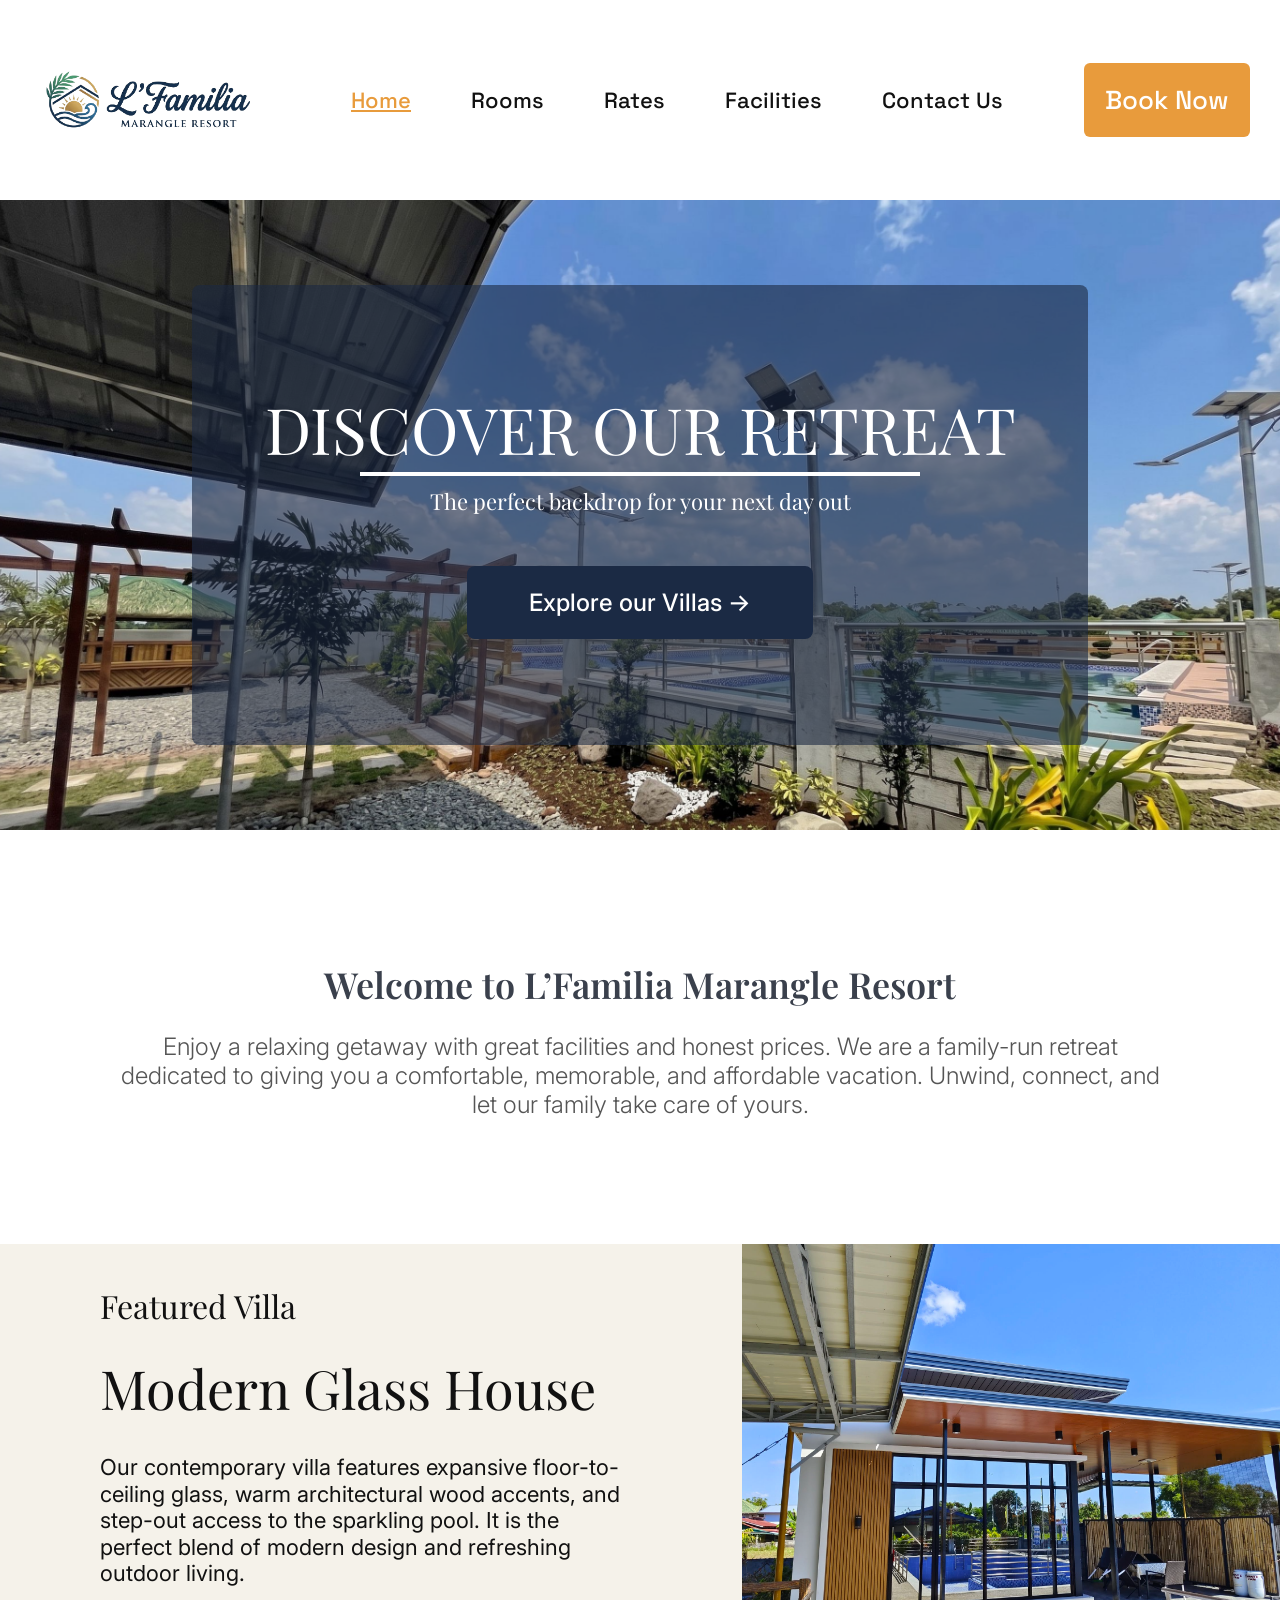
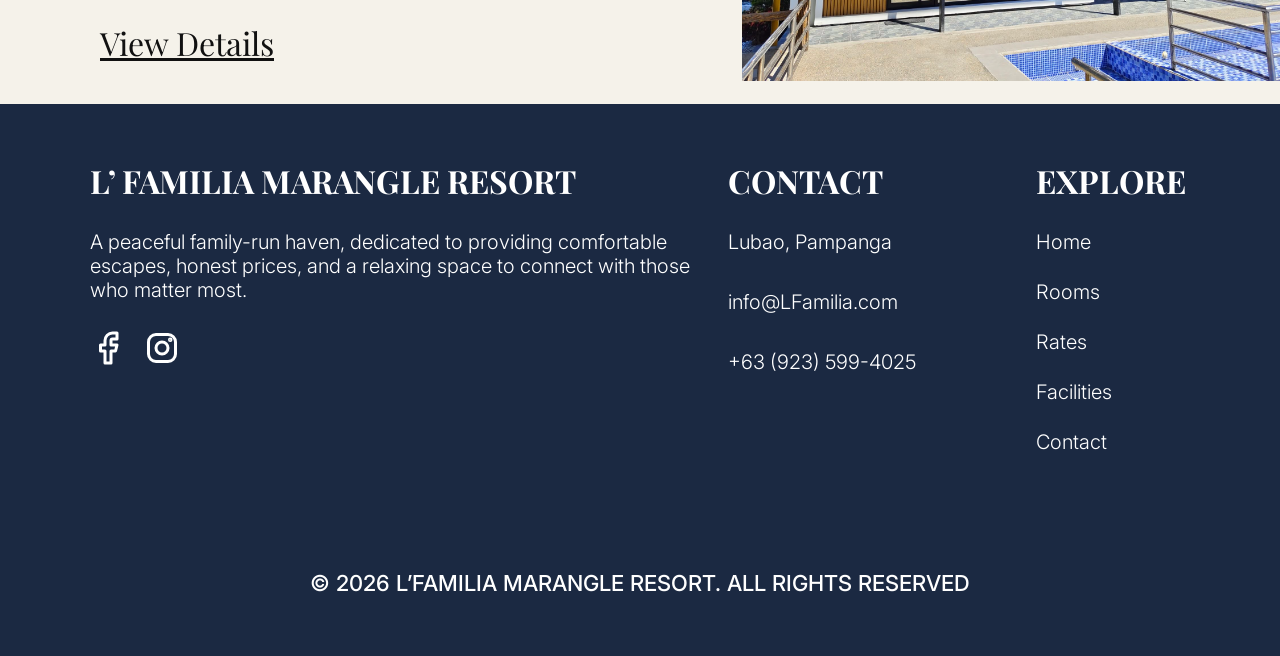
<file: index.html>
<!DOCTYPE html>
<html lang="en">
<head>
  <meta charset="UTF-8">
  <meta name="viewport" content="width=device-width, initial-scale=1.0">
  <title>Home | L'Familia Marangle Resort</title>
  <link rel="preconnect" href="https://fonts.googleapis.com">
  <link rel="preconnect" href="https://fonts.gstatic.com" crossorigin>
  <link href="https://fonts.googleapis.com/css2?family=Inter:wght@300;400;500&family=Playfair+Display:wght@400;600;700&family=Space+Grotesk:wght@400;500&display=swap" rel="stylesheet">
  <link rel="stylesheet" href="CSS/styles.min.css">
  <link rel="icon" type="image/png" href="img/favicon-96x96.png" sizes="96x96" />
  <link rel="icon" type="image/svg+xml" href="img/favicon.svg" />
  <link rel="shortcut icon" href="img/favicon.ico" />
  <link rel="apple-touch-icon" sizes="180x180" href="img/apple-touch-icon.png" />
</head>
<body>
<input type="checkbox" id="menu-toggle" class="menu-toggle">
<header class="site-header">
  <a class="logo" href="index.html"><img src="img/Logo.png" alt="L'Familia Marangle Resort"></a>
  <nav class="nav">
      <a href="index.html" class="active">Home</a>
      <a href="rooms.html">Rooms</a>
      <a href="rates.html">Rates</a>
      <a href="facilities.html">Facilities</a>
      <a href="contact.html">Contact Us</a>
  </nav>
  <a class="book-btn" href="booking.html">Book Now</a>
  <label for="menu-toggle" class="hamburger" title="Open menu"><span></span><span></span><span></span></label>
</header>
<div class="menu-overlay">
  <label for="menu-toggle" class="menu-close" title="Close menu">&times;</label>
  <h2>MENU</h2>
  <a href="index.html">Home</a>
  <a href="rooms.html">Rooms</a>
  <a href="rates.html">Rates</a>
  <a href="facilities.html">Facilities</a>
  <a href="contact.html">Contact Us</a>
  <a class="menu-book" href="booking.html">Book Now</a>
</div>
<main>
  <section class="hero">
    <img class="hero-photo" src="img/hero-home.png" alt="Resort grounds with pergola and swimming pool">
    <div class="hero-box">
      <h1>DISCOVER OUR RETREAT</h1>
      <hr class="hero-line">
      <p>The perfect backdrop for your next day out</p>
      <a class="dark-btn" href="rooms.html">Explore our Villas →</a>
    </div>
  </section>

  <section class="welcome">
    <h2>Welcome to L’Familia Marangle Resort</h2>
    <p>Enjoy a relaxing getaway with great facilities and honest prices. We are a family-run retreat dedicated to giving you a comfortable, memorable, and affordable vacation. Unwind, connect, and let our family take care of yours.</p>
  </section>

  <section class="featured">
    <div class="featured-text">
      <h3>Featured Villa</h3>
      <h2>Modern Glass House</h2>
      <p>Our contemporary villa features expansive floor-to-ceiling glass, warm architectural wood accents, and step-out access to the sparkling pool. It is the perfect blend of modern design and refreshing outdoor living.</p>
      <a href="rooms.html">View Details</a>
    </div>
    <img src="img/featured.png" alt="Modern Glass House exterior beside the pool">
  </section>

  <section class="enjoy">
    <h2>Welcome to L’Familia Marangle Resort</h2>
    <h1>ENJOY YOUR STAY<span class="bang">!</span></h1>
  </section>

  <section class="intro">
    <div class="intro-card">
      <h3>Looking for a cheap but comfortable place to stay at?</h3>
      <p>Enjoy a relaxing getaway with great facilities and honest prices. L’Familia Marangle Resort is a family-run retreat dedicated to giving you a comfortable, memorable, and affordable vacation. Unwind, connect, and let our family take care of yours.</p>
      <p>We are committed to providing great service to every guest who walks through our doors. Because we are family-operated, we take personal pride in keeping our facilities clean and ensuring your stay is completely stress-free. Contact us today to book your perfect getaway!</p>
    </div>
    <img src="img/pool-tablet.png" alt="Swimming pool with shade canopy">
  </section>

  <section class="contact-cta">
    <h2>Contact Us Today</h2>
    <a href="tel:+639235994025">+63 (923) 599-4025</a>
    <h2>Email Us</h2>
    <p><a href= "mailto:gidacuevas76@gmail.com">info@LFamilia.com</a></p>
  </section>

  <section class="resort-rates">
    <h2>Resort Rates</h2>
    <div class="mini-card">
      <div class="mini-row"><h3>Swimming Pool</h3><p>Adult ₱150/₱200 | Kids ₱100/₱150</p></div>
      <div class="mini-row"><h3>Modern Bahay Kubo</h3><p>₱7,000 - ₱10,000</p></div>
      <div class="mini-row"><h3>Modern Glass House</h3><p>₱10,000 - ₱12,000</p></div>
      <div class="mini-row"><h3>Modern House</h3><p>₱12,000 - ₱15,000</p></div>
      <div class="mini-row"><h3>Cottage w/ 6 chairs</h3><p>₱300</p></div>
    </div>
  </section>
</main>
<footer class="footer-full">
  <div class="footer-grid">
    <div class="footer-brand">
      <h3>L’ Familia Marangle Resort</h3>
      <p>A peaceful family-run haven, dedicated to providing comfortable escapes, honest prices, and a relaxing space to connect with those who matter most.</p>
      <div class="footer-social">
        <a href="https://www.facebook.com/profile.php?id=61557435849625" target="_blank" rel="noopener" aria-label="Facebook">
          <svg viewBox="0 0 24 24" fill="none" stroke="currentColor" stroke-width="2" stroke-linecap="round" stroke-linejoin="round"><path d="M18 2h-3a5 5 0 0 0-5 5v3H7v4h3v8h4v-8h3l1-4h-4V7a1 1 0 0 1 1-1h3z"/></svg>
        </a>
        <a href="http://www.instagram.com/christructure" target="_blank" rel="noopener" aria-label="Instagram">
          <svg viewBox="0 0 24 24" fill="none" stroke="currentColor" stroke-width="2" stroke-linecap="round" stroke-linejoin="round"><rect x="3" y="3" width="18" height="18" rx="5"/><circle cx="12" cy="12" r="4"/><circle cx="17.5" cy="6.5" r="0.5" fill="currentColor"/></svg>
        </a>
      </div>
    </div>
    <div class="footer-contact">
      <h3>Contact</h3>
      <p>Lubao, Pampanga</p>
      <p><a href= "mailto:gidacuevas76@gmail.com">info@LFamilia.com</a></p>
      <p><a href="tel:+639235994025">+63 (923) 599-4025</a></p>
    </div>
    <div class="footer-explore">
      <h3>Explore</h3>
      <ul>
        <li><a href="index.html">Home</a></li>
        <li><a href="rooms.html">Rooms</a></li>
        <li><a href="rates.html">Rates</a></li>
        <li><a href="facilities.html">Facilities</a></li>
        <li><a href="contact.html">Contact</a></li>
      </ul>
    </div>
  </div>
  <p class="copyright">© 2026 L’Familia Marangle Resort. All rights reserved</p>
</footer>
<footer class="footer-mini">
  <p>© 2026 L’FAMILIA MARANGLE RESORT. ALL RIGHTS RESERVED</p>
  <p>Lubao, Pampanga, Philippines</p>
  <p>LFamilia.com</p>
  <div class="footer-social">
    <a href="https://www.facebook.com/profile.php?id=61557435849625" target="_blank" rel="noopener" aria-label="Facebook">
    <svg viewBox="0 0 24 24" fill="none" stroke="currentColor" stroke-width="2" stroke-linecap="round" stroke-linejoin="round"><path d="M18 2h-3a5 5 0 0 0-5 5v3H7v4h3v8h4v-8h3l1-4h-4V7a1 1 0 0 1 1-1h3z"/></svg>
    </a>
    <a href="http://www.instagram.com/christructure" target="_blank" rel="noopener" aria-label="Instagram">
    <svg viewBox="0 0 24 24" fill="none" stroke="currentColor" stroke-width="2" stroke-linecap="round" stroke-linejoin="round"><rect x="3" y="3" width="18" height="18" rx="5"/><circle cx="12" cy="12" r="4"/><circle cx="17.5" cy="6.5" r="0.5" fill="currentColor"/></svg>
    </a>
  </div>
</footer>
<script src="JS/script.js"></script>
</body>
</html>
</file>
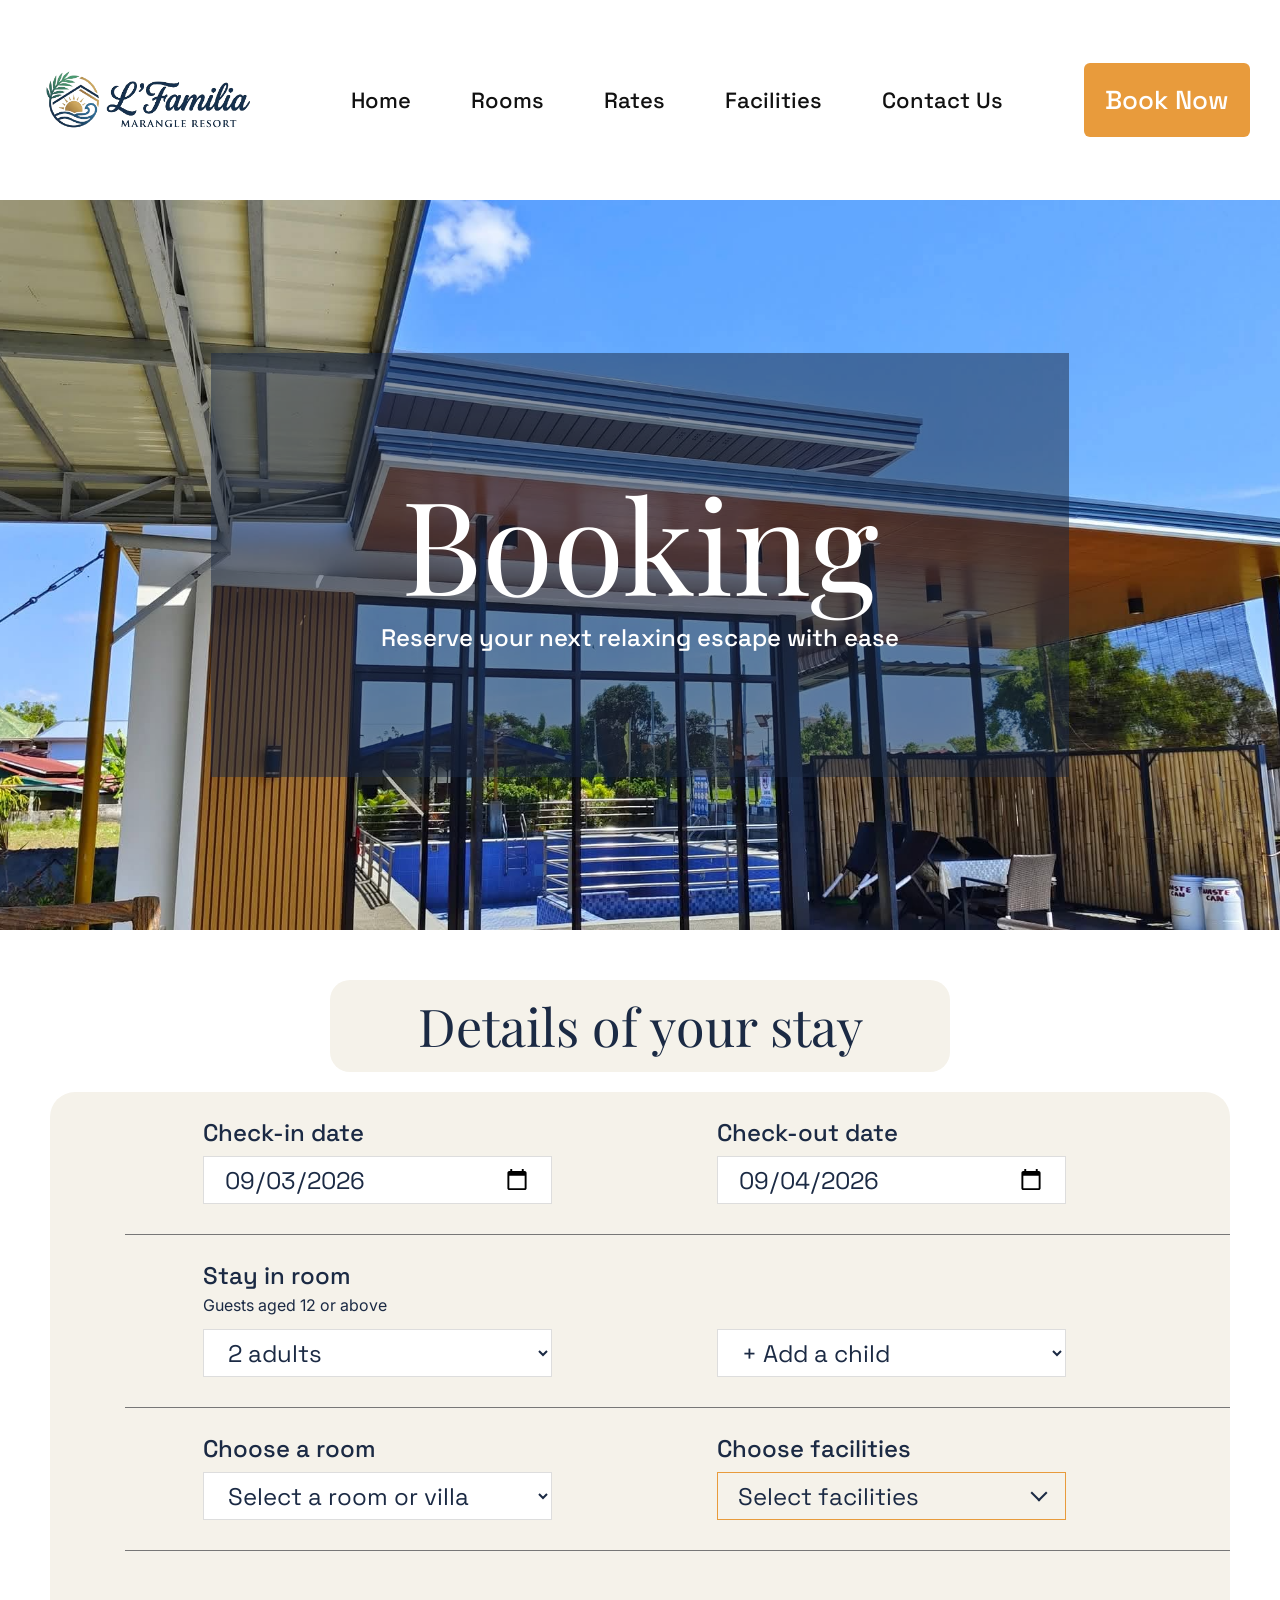
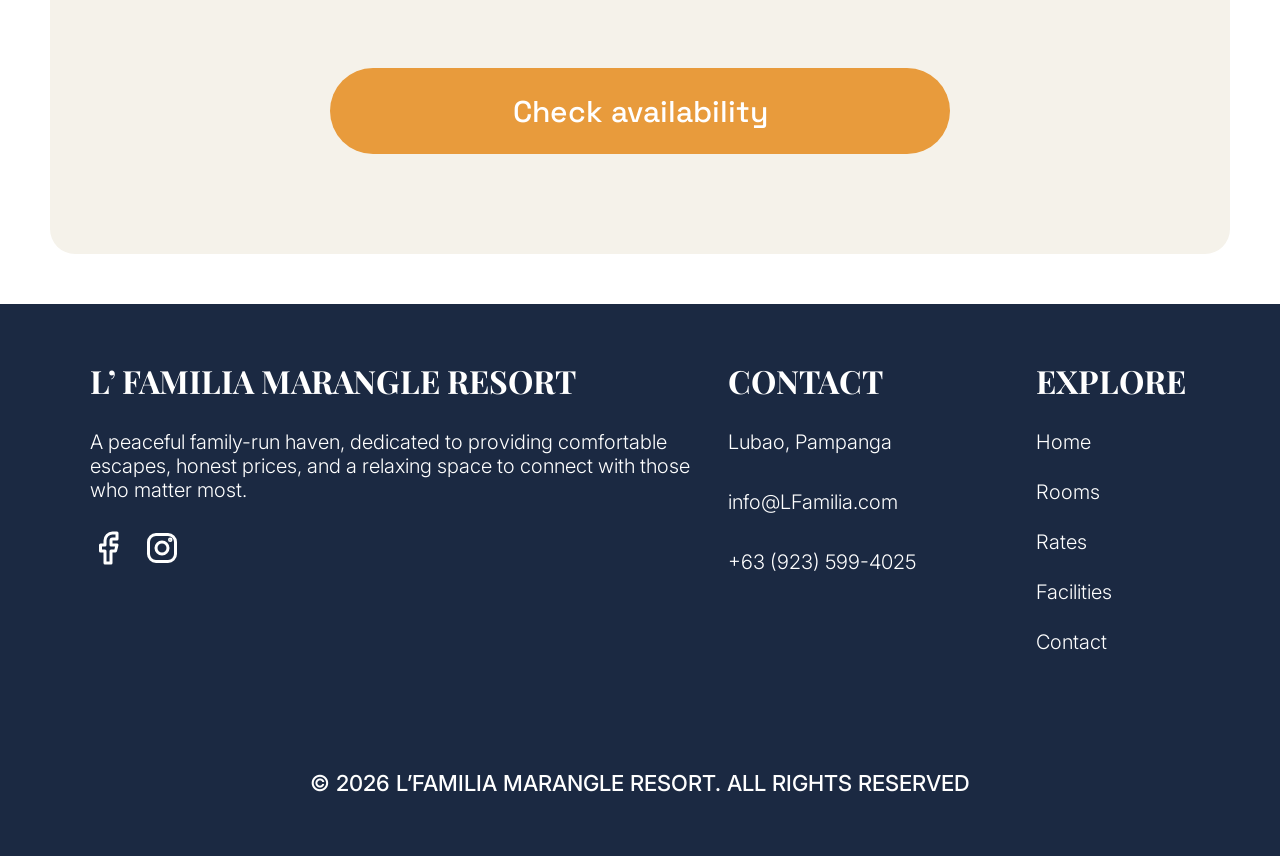
<file: booking.html>
<!DOCTYPE html>
<html lang="en">
<head>
  <meta charset="UTF-8">
  <meta name="viewport" content="width=device-width, initial-scale=1.0">
  <title>Booking | L'Familia Marangle Resort</title>
  <link rel="preconnect" href="https://fonts.googleapis.com">
  <link rel="preconnect" href="https://fonts.gstatic.com" crossorigin>
  <link href="https://fonts.googleapis.com/css2?family=Inter:wght@300;400;500&family=Playfair+Display:wght@400;600;700&family=Space+Grotesk:wght@400;500&display=swap" rel="stylesheet">
  <link rel="stylesheet" href="CSS/styles.min.css">
  <link rel="icon" type="image/png" href="img/favicon-96x96.png" sizes="96x96" />
  <link rel="icon" type="image/svg+xml" href="img/favicon.svg" />
  <link rel="shortcut icon" href="img/favicon.ico" />
  <link rel="apple-touch-icon" sizes="180x180" href="img/apple-touch-icon.png" />
</head>
<body>
<input type="checkbox" id="menu-toggle" class="menu-toggle">
<header class="site-header">
  <a class="logo" href="index.html"><img src="img/Logo.png" alt="L'Familia Marangle Resort"></a>
  <nav class="nav">
      <a href="index.html">Home</a>
      <a href="rooms.html">Rooms</a>
      <a href="rates.html">Rates</a>
      <a href="facilities.html">Facilities</a>
      <a href="contact.html">Contact Us</a>
  </nav>
  <a class="book-btn" href="booking.html">Book Now</a>
  <label for="menu-toggle" class="hamburger" title="Open menu"><span></span><span></span><span></span></label>
</header>
<div class="menu-overlay">
  <label for="menu-toggle" class="menu-close" title="Close menu">&times;</label>
  <h2>MENU</h2>
  <a href="index.html">Home</a>
  <a href="rooms.html">Rooms</a>
  <a href="rates.html">Rates</a>
  <a href="facilities.html">Facilities</a>
  <a href="contact.html">Contact Us</a>
  <a class="menu-book" href="booking.html">Book Now</a>
</div>
<main>
  <section class="hero booking-hero">
    <img class="hero-photo" src="img/glass.png" alt="Modern Glass House exterior beside the pool">
    <div class="hero-box">
      <h1>Booking</h1>
      <p>Reserve your next relaxing escape with ease</p>
    </div>
  </section>

  <section class="page-title mobile-title">
    <h1>Booking</h1>
    <p>Reserve your next escape with ease</p>
  </section>

  <section class="stay">
    <h2 class="stay-heading">Details of your stay</h2>
    <form class="stay-panel">
      <div class="stay-row">
        <div class="field">
          <label for="checkin">Check-in date</label>
          <input type="date" id="checkin" name="checkin" value="2026-09-03">
        </div>
        <div class="field">
          <label for="checkout">Check-out date</label>
          <input type="date" id="checkout" name="checkout" value="2026-09-04">
        </div>
      </div>
      <div class="stay-row">
        <div class="field">
          <label for="adults">Stay in room</label>
          <small>Guests aged 12 or above</small>
          <select id="adults" name="adults">
            <option value="1">1 adult</option>
            <option value="2" selected>2 adults</option>
            <option value="3">3 adults</option>
            <option value="4">4 adults</option>
            <option value="5">5 adults</option>
            <option value="6">6 adults</option>
          </select>
        </div>
        <div class="field">
          <select id="children" name="children" aria-label="Add a child">
            <option value="0" selected>+ Add a child</option>
            <option value="1">1 child</option>
            <option value="2">2 children</option>
            <option value="3">3 children</option>
            <option value="4">4 children</option>
          </select>
        </div>
      </div>
       <div class="stay-row stay-choices">
        <div class="field">
          <label for="room">Choose a room</label>
          <select id="room" name="room">
            <option value="" selected>Select a room or villa</option>
            <option value="bahay-kubo">Modern Bahay Kubo</option>
            <option value="glass-house">Modern Glass House</option>
            <option value="modern-house">Modern House</option>
          </select>
        </div>
        <div class="field">
          <p class="field-title">Choose facilities</p>
          <details class="multi-select">
            <summary>Select facilities</summary>
            <div class="multi-list">
              <label><input type="checkbox" name="facility" value="pool"> Swimming Pool</label>
              <label><input type="checkbox" name="facility" value="event-space"> Open-Air Event Space</label>
              <label><input type="checkbox" name="facility" value="cottages"> Bench and Cottages</label>
              <label><input type="checkbox" name="facility" value="table"> Table with 6 Chairs</label>
            </div>
          </details>
        </div>
      </div>
      <button type="submit" class="check-btn">Check availability</button>
    </form>
  </section>
</main>
<footer class="footer-full">
  <div class="footer-grid">
    <div class="footer-brand">
      <h3>L’ Familia Marangle Resort</h3>
      <p>A peaceful family-run haven, dedicated to providing comfortable escapes, honest prices, and a relaxing space to connect with those who matter most.</p>
      <div class="footer-social">
        <a href="https://www.facebook.com/profile.php?id=61557435849625" target="_blank" rel="noopener" aria-label="Facebook">
        <svg viewBox="0 0 24 24" fill="none" stroke="currentColor" stroke-width="2" stroke-linecap="round" stroke-linejoin="round"><path d="M18 2h-3a5 5 0 0 0-5 5v3H7v4h3v8h4v-8h3l1-4h-4V7a1 1 0 0 1 1-1h3z"/></svg>
        </a>
        <a href="http://www.instagram.com/christructure" target="_blank" rel="noopener" aria-label="Instagram">
        <svg viewBox="0 0 24 24" fill="none" stroke="currentColor" stroke-width="2" stroke-linecap="round" stroke-linejoin="round"><rect x="3" y="3" width="18" height="18" rx="5"/><circle cx="12" cy="12" r="4"/><circle cx="17.5" cy="6.5" r="0.5" fill="currentColor"/></svg>
        </a>
      </div>
    </div>
    <div class="footer-contact">
      <h3>Contact</h3>
      <p>Lubao, Pampanga</p>
      <p><a href= "mailto:gidacuevas76@gmail.com">info@LFamilia.com</a></p>
      <p><a href="tel:+639235994025">+63 (923) 599-4025</a></p>
    </div>
    <div class="footer-explore">
      <h3>Explore</h3>
      <ul>
        <li><a href="index.html">Home</a></li>
        <li><a href="rooms.html">Rooms</a></li>
        <li><a href="rates.html">Rates</a></li>
        <li><a href="facilities.html">Facilities</a></li>
        <li><a href="contact.html">Contact</a></li>
      </ul>
    </div>
  </div>
  <p class="copyright">© 2026 L’Familia Marangle Resort. All rights reserved</p>
</footer>
<footer class="footer-mini">
  <p>© 2026 L’FAMILIA MARANGLE RESORT. ALL RIGHTS RESERVED</p>
  <p>Lubao, Pampanga, Philippines</p>
  <p>LFamilia.com</p>
  <div class="footer-social">
    <a href="https://www.facebook.com/profile.php?id=61557435849625" target="_blank" rel="noopener" aria-label="Facebook">
    <svg viewBox="0 0 24 24" fill="none" stroke="currentColor" stroke-width="2" stroke-linecap="round" stroke-linejoin="round"><path d="M18 2h-3a5 5 0 0 0-5 5v3H7v4h3v8h4v-8h3l1-4h-4V7a1 1 0 0 1 1-1h3z"/></svg>
    </a>
    <a href="http://www.instagram.com/christructure" target="_blank" rel="noopener" aria-label="Instagram">
    <svg viewBox="0 0 24 24" fill="none" stroke="currentColor" stroke-width="2" stroke-linecap="round" stroke-linejoin="round"><rect x="3" y="3" width="18" height="18" rx="5"/><circle cx="12" cy="12" r="4"/><circle cx="17.5" cy="6.5" r="0.5" fill="currentColor"/></svg>
    </a>
  </div>
</footer>
<script src="JS/script.js"></script>
</body>
</html>
</file>
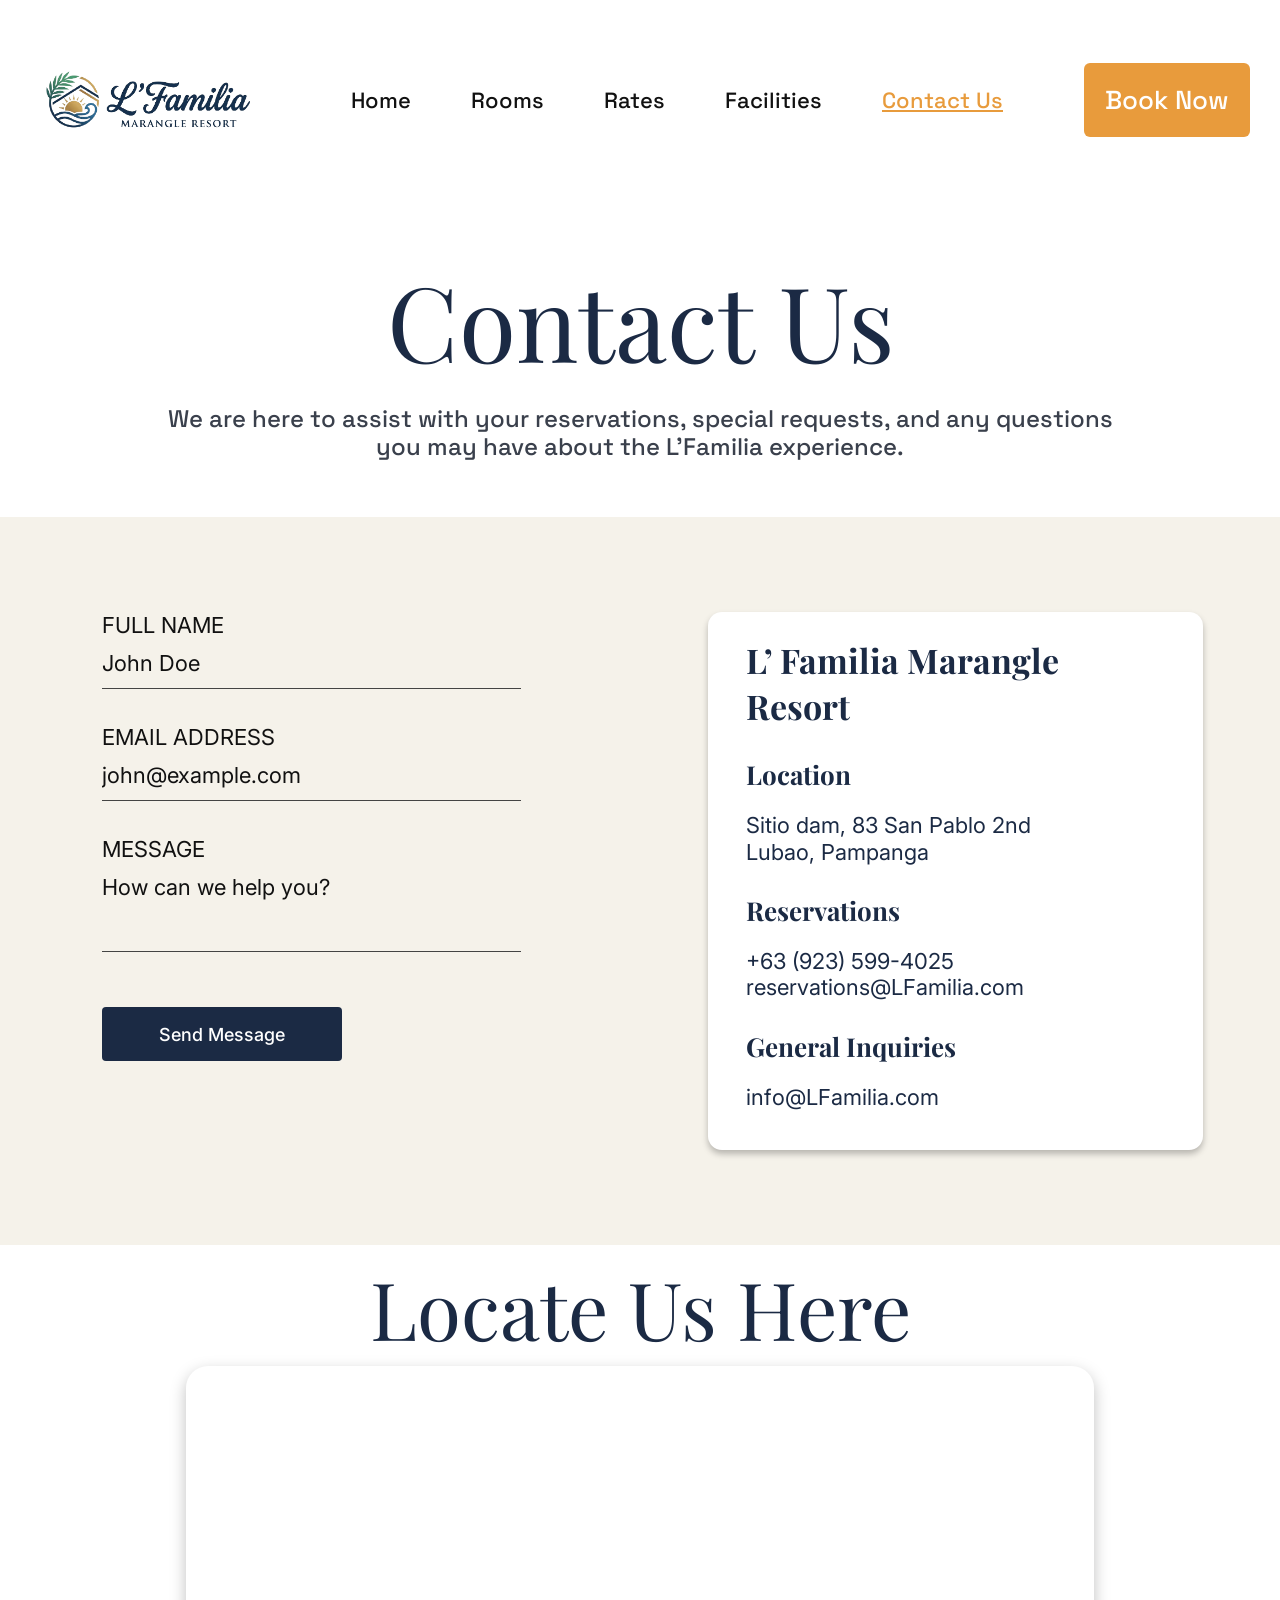
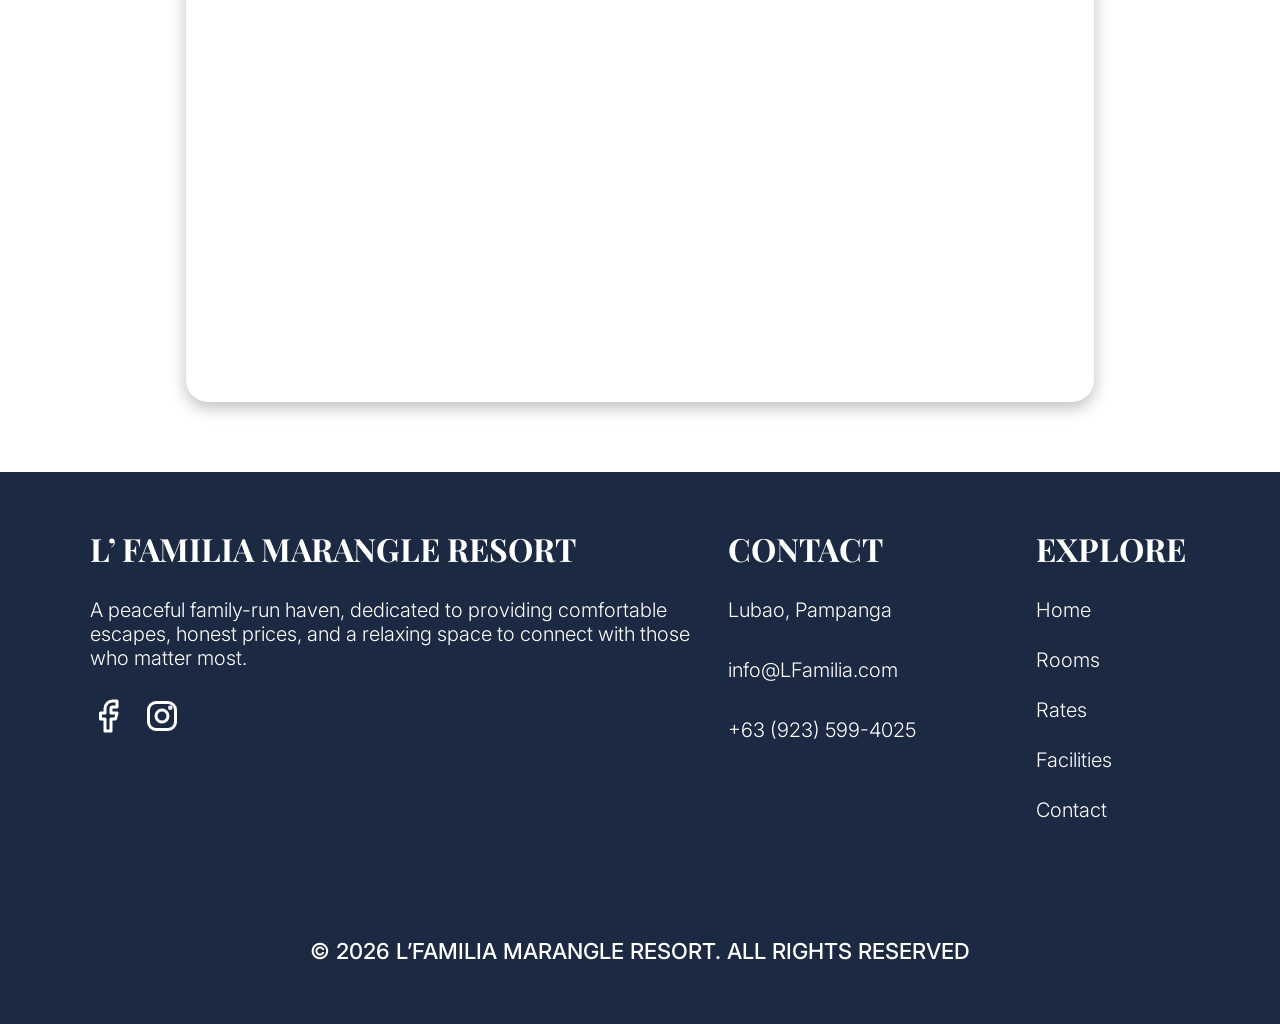
<file: contact.html>
<!DOCTYPE html>
<html lang="en">
<head>
  <meta charset="UTF-8">
  <meta name="viewport" content="width=device-width, initial-scale=1.0">
  <title>Contact Us | L'Familia Marangle Resort</title>
  <link rel="preconnect" href="https://fonts.googleapis.com">
  <link rel="preconnect" href="https://fonts.gstatic.com" crossorigin>
  <link href="https://fonts.googleapis.com/css2?family=Inter:wght@300;400;500&family=Playfair+Display:wght@400;600;700&family=Space+Grotesk:wght@400;500&display=swap" rel="stylesheet">
  <link rel="stylesheet" href="CSS/styles.min.css">
  <link rel="icon" type="image/png" href="img/favicon-96x96.png" sizes="96x96" />
  <link rel="icon" type="image/svg+xml" href="img/favicon.svg" />
  <link rel="shortcut icon" href="img/favicon.ico" />
  <link rel="apple-touch-icon" sizes="180x180" href="img/apple-touch-icon.png" />
</head>
<body>
<input type="checkbox" id="menu-toggle" class="menu-toggle">
<header class="site-header">
  <a class="logo" href="index.html"><img src="img/Logo.png" alt="L'Familia Marangle Resort"></a>
  <nav class="nav">
      <a href="index.html">Home</a>
      <a href="rooms.html">Rooms</a>
      <a href="rates.html">Rates</a>
      <a href="facilities.html">Facilities</a>
      <a href="contact.html" class="active">Contact Us</a>
  </nav>
  <a class="book-btn" href="booking.html">Book Now</a>
  <label for="menu-toggle" class="hamburger" title="Open menu"><span></span><span></span><span></span></label>
</header>
<div class="menu-overlay">
  <label for="menu-toggle" class="menu-close" title="Close menu">&times;</label>
  <h2>MENU</h2>
  <a href="index.html">Home</a>
  <a href="rooms.html">Rooms</a>
  <a href="rates.html">Rates</a>
  <a href="facilities.html">Facilities</a>
  <a href="contact.html">Contact Us</a>
  <a class="menu-book" href="booking.html">Book Now</a>
</div>
<main>
  <section class="page-title">
    <h1>Contact Us</h1>
    <p>We are here to assist with your reservations, special requests, and any questions you may have about the L’Familia experience.</p>
  </section>

  <section class="contact">
    <form class="contact-form">
      <label for="name">Full Name</label>
      <input type="text" id="name" name="name" placeholder="John Doe">
      <label for="email">Email Address</label>
      <input type="email" id="email" name="email" placeholder="john@example.com">
      <label for="message">Message</label>
      <textarea id="message" name="message" placeholder="How can we help you?"></textarea>
      <button type="submit" class="send-btn">Send Message</button>
    </form>
    <div class="contact-card">
      <h2>L’ Familia Marangle Resort</h2>
      <h3>Location</h3>
      <p>Sitio dam, 83 San Pablo 2nd<br>Lubao, Pampanga</p>
      <h3>Reservations</h3>
      <p><a href="tel:+639235994025">+63 (923) 599-4025</a><br><a href= "mailto:gidacuevas76@gmail.com" class="contact-mail-link">reservations@LFamilia.com</a></p>
      <h3>General Inquiries</h3>
      <p><a href= "mailto:gidacuevas76@gmail.com" class="contact-mail-link">info@LFamilia.com</a></p>
    </div>
  </section>

  <section class="locate">
    <h2>Locate Us Here</h2>
    <iframe src="https://www.google.com/maps/embed?pb=!1m18!1m12!1m3!1d3855.2133154220337!2d120.52991010000001!3d14.925204299999999!2m3!1f0!2f0!3f0!3m2!1i1024!2i768!4f13.1!3m3!1m2!1s0x33965d00298b5241%3A0x53c8e8cbb6351b06!2sL%E2%80%99%20Familia%20Marangle%20Resort!5e0!3m2!1sen!2sph!4v1784619654440!5m2!1sen!2sph" width="600" height="450" allowfullscreen="" class="map"></iframe>
  </section>
</main>
<footer class="footer-full">
  <div class="footer-grid">
    <div class="footer-brand">
      <h3>L’ Familia Marangle Resort</h3>
      <p>A peaceful family-run haven, dedicated to providing comfortable escapes, honest prices, and a relaxing space to connect with those who matter most.</p>
      <div class="footer-social">
        <a href="https://www.facebook.com/profile.php?id=61557435849625" target="_blank" rel="noopener" aria-label="Facebook">
        <svg viewBox="0 0 24 24" fill="none" stroke="currentColor" stroke-width="2" stroke-linecap="round" stroke-linejoin="round"><path d="M18 2h-3a5 5 0 0 0-5 5v3H7v4h3v8h4v-8h3l1-4h-4V7a1 1 0 0 1 1-1h3z"/></svg>
        </a>
        <a href="http://www.instagram.com/christructure" target="_blank" rel="noopener" aria-label="Instagram">
        <svg viewBox="0 0 24 24" fill="none" stroke="currentColor" stroke-width="2" stroke-linecap="round" stroke-linejoin="round"><rect x="3" y="3" width="18" height="18" rx="5"/><circle cx="12" cy="12" r="4"/><circle cx="17.5" cy="6.5" r="0.5" fill="currentColor"/></svg>
        </a>
      </div>
    </div>
    <div class="footer-contact">
      <h3>Contact</h3>
      <p>Lubao, Pampanga</p>
      <p><a href= "mailto:gidacuevas76@gmail.com">info@LFamilia.com</a></p>
      <p><a href="tel:+639235994025">+63 (923) 599-4025</a></p>
    </div>
    <div class="footer-explore">
      <h3>Explore</h3>
      <ul>
        <li><a href="index.html">Home</a></li>
        <li><a href="rooms.html">Rooms</a></li>
        <li><a href="rates.html">Rates</a></li>
        <li><a href="facilities.html">Facilities</a></li>
        <li><a href="contact.html">Contact</a></li>
      </ul>
    </div>
  </div>
  <p class="copyright">© 2026 L’Familia Marangle Resort. All rights reserved</p>
</footer>
<footer class="footer-mini">
  <p>© 2026 L’FAMILIA MARANGLE RESORT. ALL RIGHTS RESERVED</p>
  <p>Lubao, Pampanga, Philippines</p>
  <p>LFamilia.com</p>
  <div class="footer-social">
    <a href="https://www.facebook.com/profile.php?id=61557435849625" target="_blank" rel="noopener" aria-label="Facebook">
    <svg viewBox="0 0 24 24" fill="none" stroke="currentColor" stroke-width="2" stroke-linecap="round" stroke-linejoin="round"><path d="M18 2h-3a5 5 0 0 0-5 5v3H7v4h3v8h4v-8h3l1-4h-4V7a1 1 0 0 1 1-1h3z"/></svg>
    </a>
    <a href="http://www.instagram.com/christructure" target="_blank" rel="noopener" aria-label="Instagram">
    <svg viewBox="0 0 24 24" fill="none" stroke="currentColor" stroke-width="2" stroke-linecap="round" stroke-linejoin="round"><rect x="3" y="3" width="18" height="18" rx="5"/><circle cx="12" cy="12" r="4"/><circle cx="17.5" cy="6.5" r="0.5" fill="currentColor"/></svg>
    </a>
  </div>
</footer>
<script src="JS/script.js"></script>
</body>
</html>
</file>
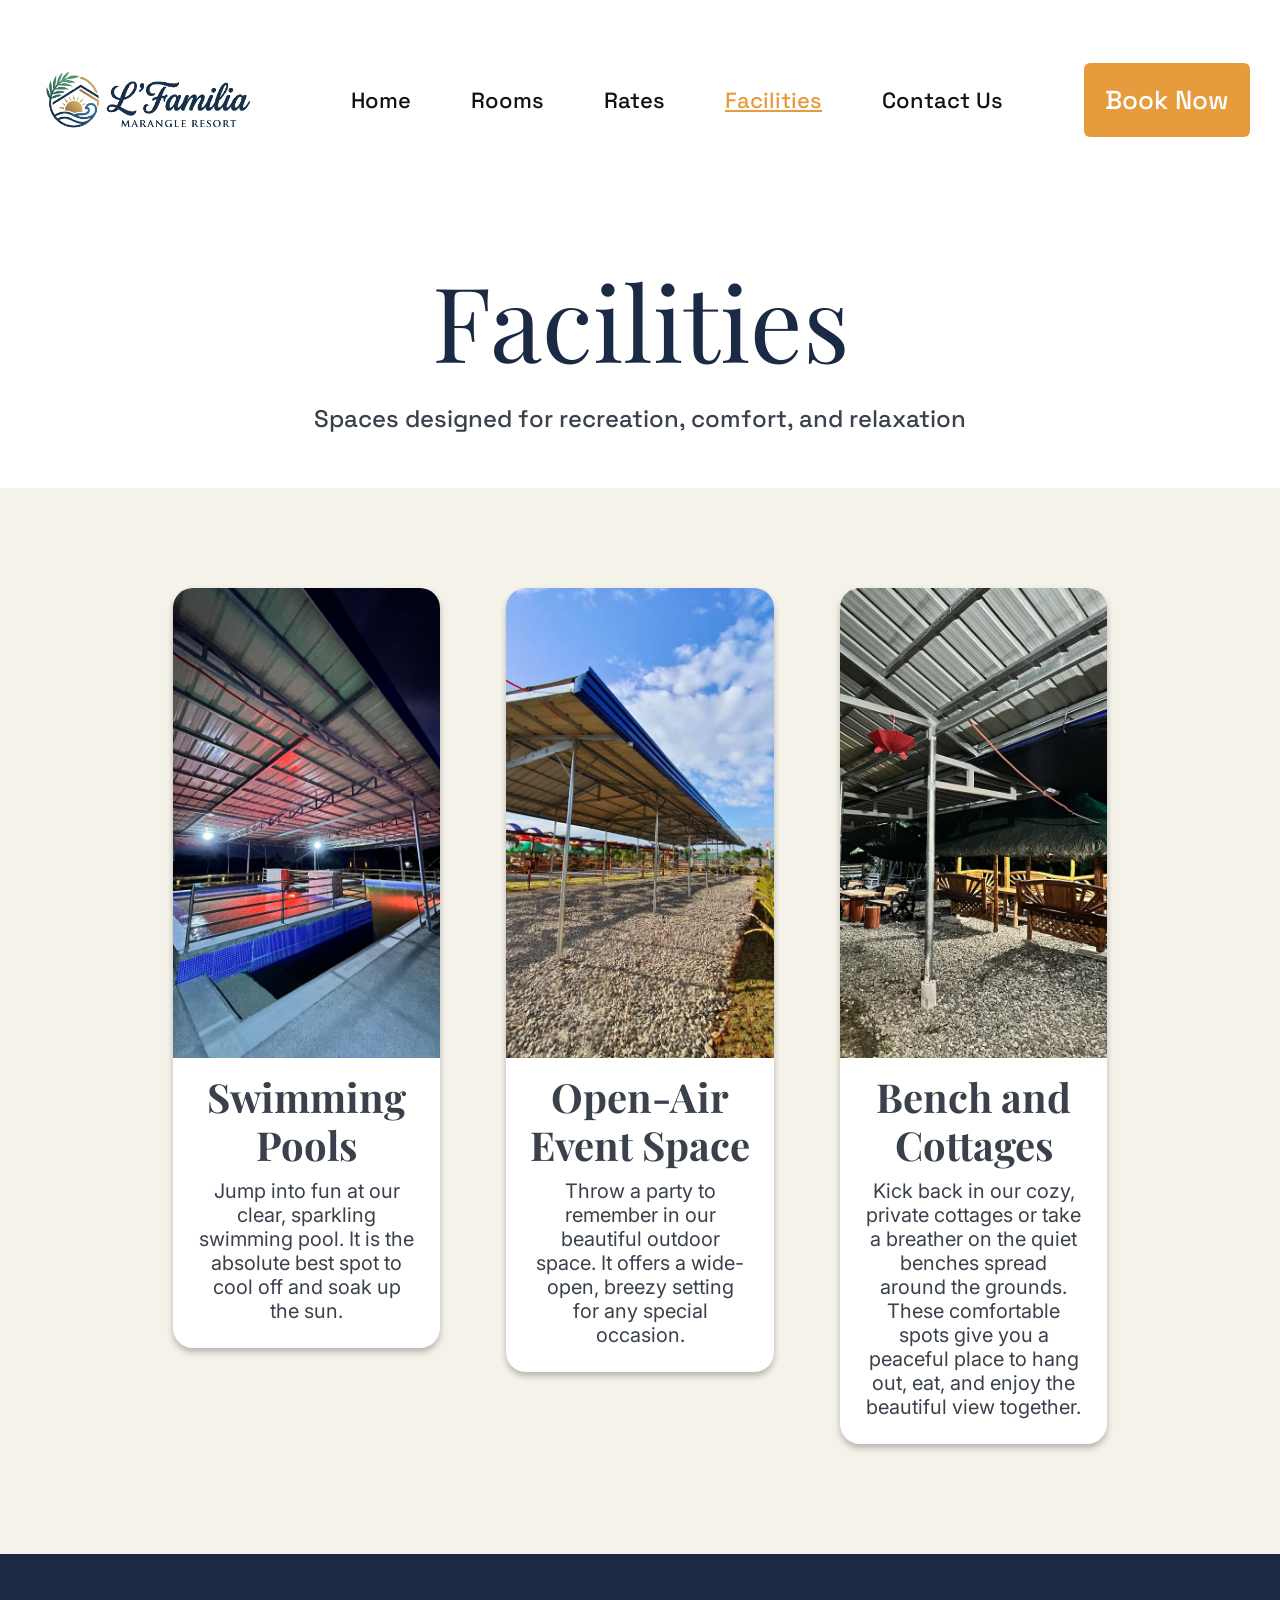
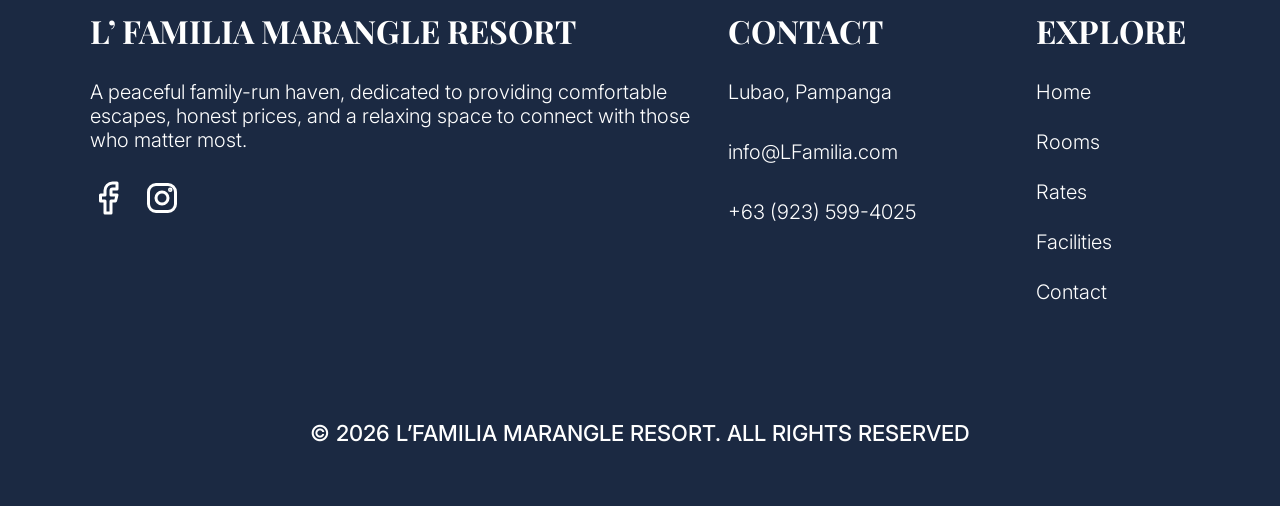
<file: facilities.html>
<!DOCTYPE html>
<html lang="en">
<head>
  <meta charset="UTF-8">
  <meta name="viewport" content="width=device-width, initial-scale=1.0">
  <title>Facilities | L'Familia Marangle Resort</title>
  <link rel="preconnect" href="https://fonts.googleapis.com">
  <link rel="preconnect" href="https://fonts.gstatic.com" crossorigin>
  <link href="https://fonts.googleapis.com/css2?family=Inter:wght@300;400;500&family=Playfair+Display:wght@400;600;700&family=Space+Grotesk:wght@400;500&display=swap" rel="stylesheet">
  <link rel="stylesheet" href="CSS/styles.min.css">
  <link rel="icon" type="image/png" href="img/favicon-96x96.png" sizes="96x96" />
  <link rel="icon" type="image/svg+xml" href="img/favicon.svg" />
  <link rel="shortcut icon" href="img/favicon.ico" />
  <link rel="apple-touch-icon" sizes="180x180" href="img/apple-touch-icon.png" />
</head>
<body>
<input type="checkbox" id="menu-toggle" class="menu-toggle">
<header class="site-header">
  <a class="logo" href="index.html"><img src="img/Logo.png" alt="L'Familia Marangle Resort"></a>
  <nav class="nav">
      <a href="index.html">Home</a>
      <a href="rooms.html">Rooms</a>
      <a href="rates.html">Rates</a>
      <a href="facilities.html" class="active">Facilities</a>
      <a href="contact.html">Contact Us</a>
  </nav>
  <a class="book-btn" href="booking.html">Book Now</a>
  <label for="menu-toggle" class="hamburger" title="Open menu"><span></span><span></span><span></span></label>
</header>
<div class="menu-overlay">
  <label for="menu-toggle" class="menu-close" title="Close menu">&times;</label>
  <h2>MENU</h2>
  <a href="index.html">Home</a>
  <a href="rooms.html">Rooms</a>
  <a href="rates.html">Rates</a>
  <a href="facilities.html">Facilities</a>
  <a href="contact.html">Contact Us</a>
  <a class="menu-book" href="booking.html">Book Now</a>
</div>
<main>
  <section class="page-title">
    <h1>Facilities</h1>
    <p>Spaces designed for recreation, comfort, and relaxation</p>
  </section>

  <section class="facilities">
    <div class="facility-list">
      <div class="facility-card">
        <img src="img/adultpool1.png" alt="Swimming pool at night">
        <h2>Swimming Pools</h2>
        <p>Jump into fun at our clear, sparkling swimming pool. It is the absolute best spot to cool off and soak up the sun.</p>
      </div>
      <div class="facility-card">
        <img src="img/eventspace1.png" alt="Open-air event space">
        <h2>Open-Air Event Space</h2>
        <p>Throw a party to remember in our beautiful outdoor space. It offers a wide-open, breezy setting for any special occasion.</p>
      </div>
      <div class="facility-card">
        <img src="img/benchandcottages1.png" alt="Benches and cottages">
        <h2>Bench and Cottages</h2>
        <p>Kick back in our cozy, private cottages or take a breather on the quiet benches spread around the grounds. These comfortable spots give you a peaceful place to hang out, eat, and enjoy the beautiful view together.</p>
      </div>
    </div>
  </section>
</main>
<footer class="footer-full">
  <div class="footer-grid">
    <div class="footer-brand">
      <h3>L’ Familia Marangle Resort</h3>
      <p>A peaceful family-run haven, dedicated to providing comfortable escapes, honest prices, and a relaxing space to connect with those who matter most.</p>
      <div class="footer-social">
        <a href="https://www.facebook.com/profile.php?id=61557435849625" target="_blank" rel="noopener" aria-label="Facebook">
        <svg viewBox="0 0 24 24" fill="none" stroke="currentColor" stroke-width="2" stroke-linecap="round" stroke-linejoin="round"><path d="M18 2h-3a5 5 0 0 0-5 5v3H7v4h3v8h4v-8h3l1-4h-4V7a1 1 0 0 1 1-1h3z"/></svg>
        </a>
        <a href="http://www.instagram.com/christructure" target="_blank" rel="noopener" aria-label="Instagram">
        <svg viewBox="0 0 24 24" fill="none" stroke="currentColor" stroke-width="2" stroke-linecap="round" stroke-linejoin="round"><rect x="3" y="3" width="18" height="18" rx="5"/><circle cx="12" cy="12" r="4"/><circle cx="17.5" cy="6.5" r="0.5" fill="currentColor"/></svg>
        </a>
      </div>
    </div>
    <div class="footer-contact">
      <h3>Contact</h3>
      <p>Lubao, Pampanga</p>
      <p><a href= "mailto:gidacuevas76@gmail.com">info@LFamilia.com</a></p>
      <p><a href="tel:+639235994025">+63 (923) 599-4025</a></p>
    </div>
    <div class="footer-explore">
      <h3>Explore</h3>
      <ul>
        <li><a href="index.html">Home</a></li>
        <li><a href="rooms.html">Rooms</a></li>
        <li><a href="rates.html">Rates</a></li>
        <li><a href="facilities.html">Facilities</a></li>
        <li><a href="contact.html">Contact</a></li>
      </ul>
    </div>
  </div>
  <p class="copyright">© 2026 L’Familia Marangle Resort. All rights reserved</p>
</footer>
<footer class="footer-mini">
  <p>© 2026 L’FAMILIA MARANGLE RESORT. ALL RIGHTS RESERVED</p>
  <p>Lubao, Pampanga, Philippines</p>
  <p>LFamilia.com</p>
  <div class="footer-social">
    <a href="https://www.facebook.com/profile.php?id=61557435849625" target="_blank" rel="noopener" aria-label="Facebook">
    <svg viewBox="0 0 24 24" fill="none" stroke="currentColor" stroke-width="2" stroke-linecap="round" stroke-linejoin="round"><path d="M18 2h-3a5 5 0 0 0-5 5v3H7v4h3v8h4v-8h3l1-4h-4V7a1 1 0 0 1 1-1h3z"/></svg>
    </a>
    <a href="http://www.instagram.com/christructure" target="_blank" rel="noopener" aria-label="Instagram">
    <svg viewBox="0 0 24 24" fill="none" stroke="currentColor" stroke-width="2" stroke-linecap="round" stroke-linejoin="round"><rect x="3" y="3" width="18" height="18" rx="5"/><circle cx="12" cy="12" r="4"/><circle cx="17.5" cy="6.5" r="0.5" fill="currentColor"/></svg>
    </a>
  </div>
</footer>
<script src="JS/script.js"></script>
</body>
</html>
</file>
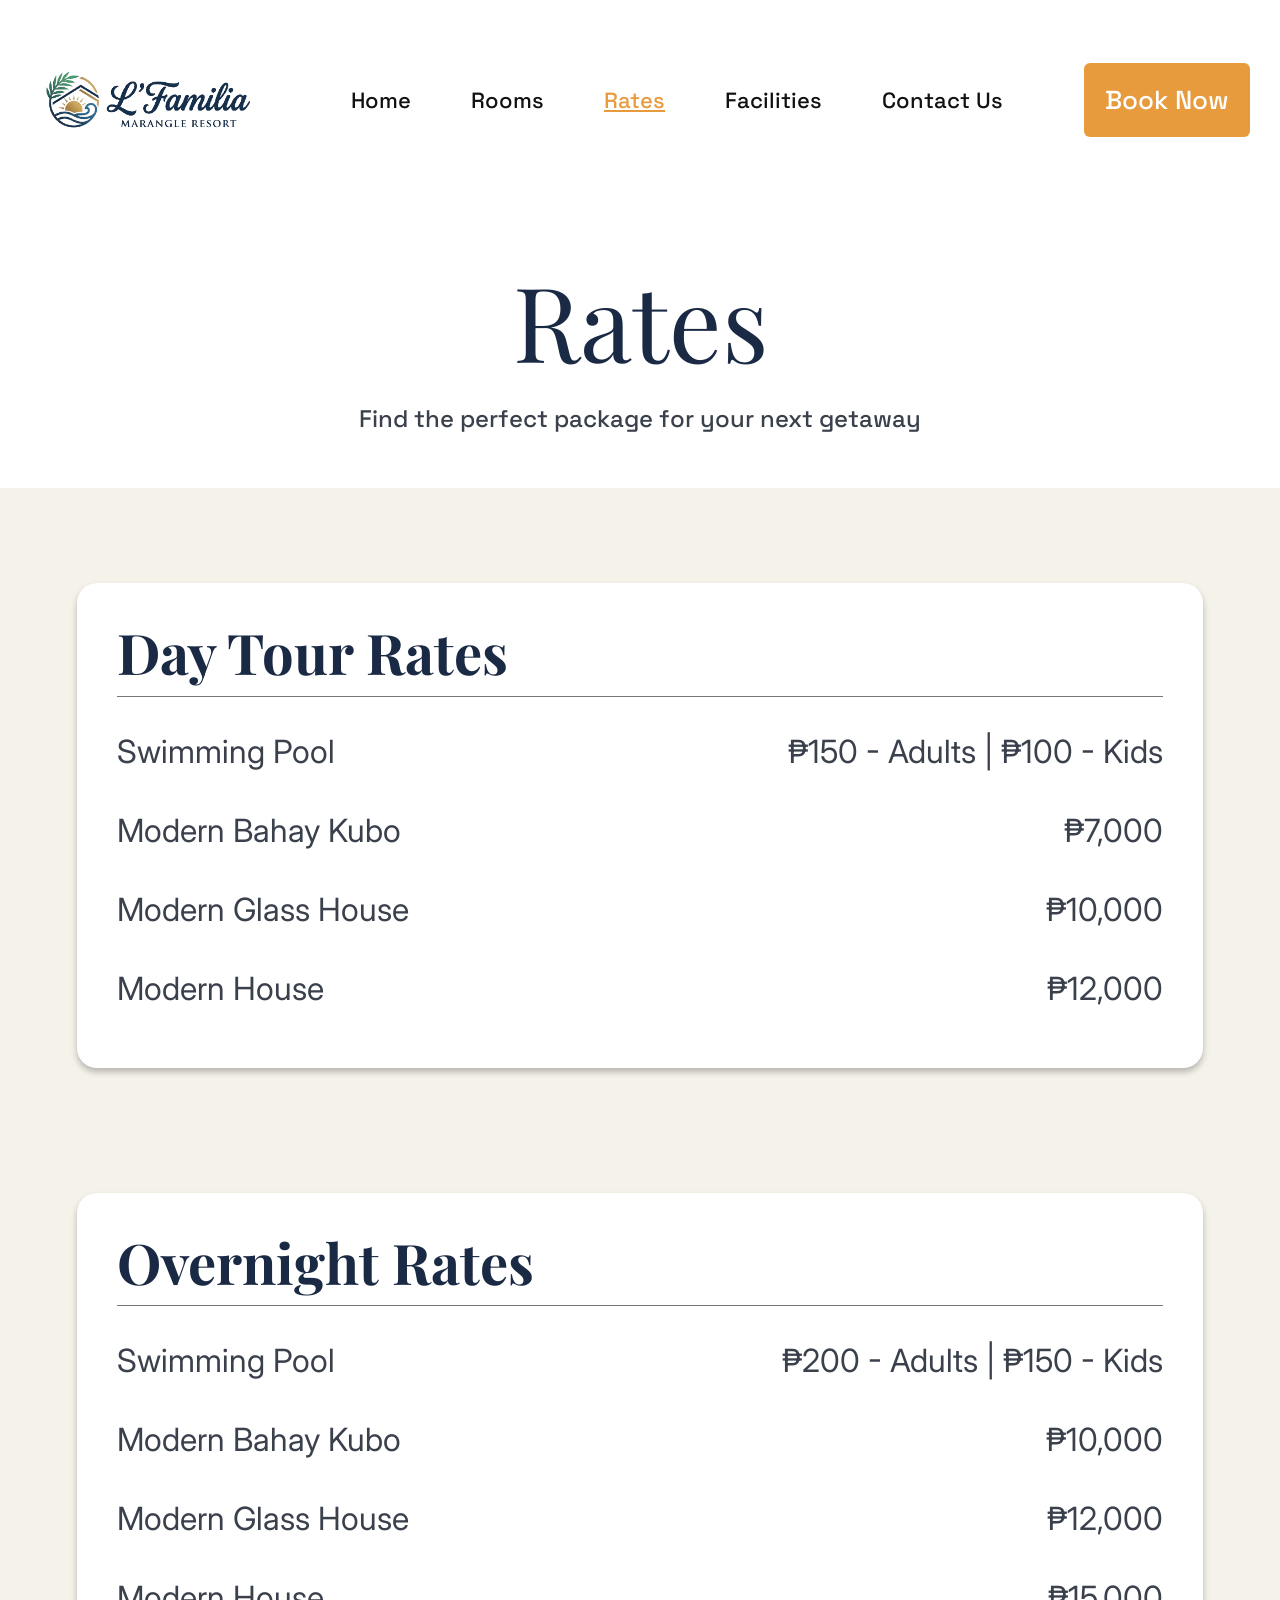
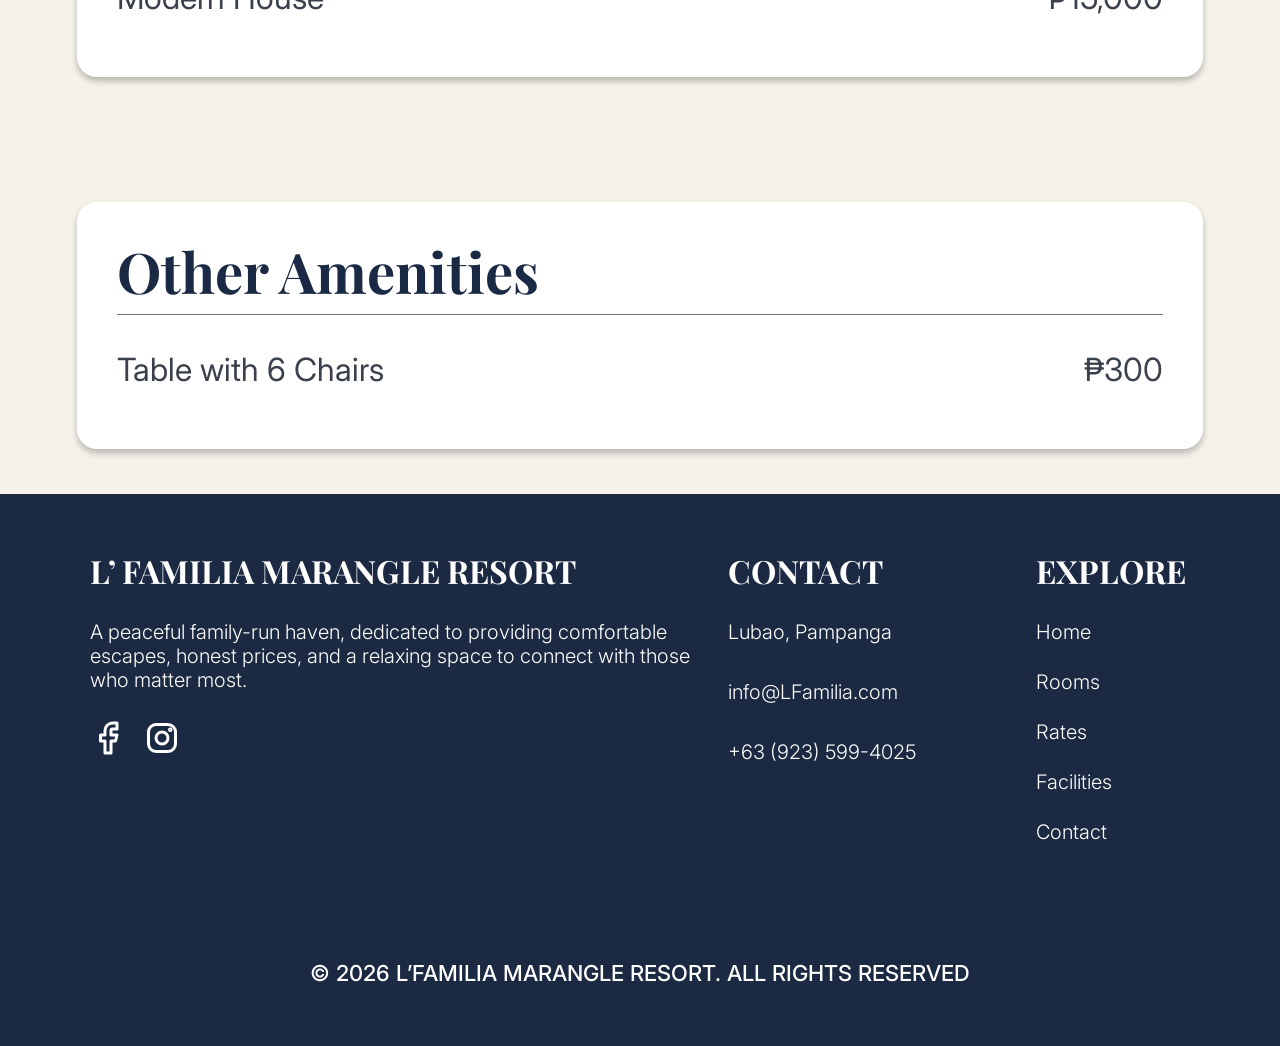
<file: rates.html>
<!DOCTYPE html>
<html lang="en">
<head>
  <meta charset="UTF-8">
  <meta name="viewport" content="width=device-width, initial-scale=1.0">
  <title>Rates | L'Familia Marangle Resort</title>
  <link rel="preconnect" href="https://fonts.googleapis.com">
  <link rel="preconnect" href="https://fonts.gstatic.com" crossorigin>
  <link href="https://fonts.googleapis.com/css2?family=Inter:wght@300;400;500&family=Playfair+Display:wght@400;600;700&family=Space+Grotesk:wght@400;500&display=swap" rel="stylesheet">
  <link rel="stylesheet" href="CSS/styles.min.css">
  <link rel="icon" type="image/png" href="img/favicon-96x96.png" sizes="96x96" />
  <link rel="icon" type="image/svg+xml" href="img/favicon.svg" />
  <link rel="shortcut icon" href="img/favicon.ico" />
  <link rel="apple-touch-icon" sizes="180x180" href="img/apple-touch-icon.png" />
</head>
<body>
<input type="checkbox" id="menu-toggle" class="menu-toggle">
<header class="site-header">
  <a class="logo" href="index.html"><img src="img/Logo.png" alt="L'Familia Marangle Resort"></a>
  <nav class="nav">
      <a href="index.html">Home</a>
      <a href="rooms.html">Rooms</a>
      <a href="rates.html" class="active">Rates</a>
      <a href="facilities.html">Facilities</a>
      <a href="contact.html">Contact Us</a>
  </nav>
  <a class="book-btn" href="booking.html">Book Now</a>
  <label for="menu-toggle" class="hamburger" title="Open menu"><span></span><span></span><span></span></label>
</header>
<div class="menu-overlay">
  <label for="menu-toggle" class="menu-close" title="Close menu">&times;</label>
  <h2>MENU</h2>
  <a href="index.html">Home</a>
  <a href="rooms.html">Rooms</a>
  <a href="rates.html">Rates</a>
  <a href="facilities.html">Facilities</a>
  <a href="contact.html">Contact Us</a>
  <a class="menu-book" href="booking.html">Book Now</a>
</div>
<main>
  <section class="page-title">
    <h1>Rates</h1>
    <p>Find the perfect package for your next getaway</p>
  </section>

  <section class="rates">
    <div class="rate-group">
      <h2>Day Tour Rates</h2>
      <div class="rate-list">
      <div class="rate-row"><span>Swimming Pool</span><span>₱150 - Adults | ₱100 - Kids</span></div>
      <div class="rate-row"><span>Modern Bahay Kubo</span><span>₱7,000</span></div>
      <div class="rate-row"><span>Modern Glass House</span><span>₱10,000</span></div>
      <div class="rate-row"><span>Modern House</span><span>₱12,000</span></div>
      </div>
    </div>
    <div class="rate-group">
      <h2>Overnight Rates</h2>
      <div class="rate-list">
      <div class="rate-row"><span>Swimming Pool</span><span>₱200 - Adults | ₱150 - Kids</span></div>
      <div class="rate-row"><span>Modern Bahay Kubo</span><span>₱10,000</span></div>
      <div class="rate-row"><span>Modern Glass House</span><span>₱12,000</span></div>
      <div class="rate-row"><span>Modern House</span><span>₱15,000</span></div>
      </div>
    </div>
    <div class="rate-group">
      <h2>Other Amenities</h2>
      <div class="rate-list">
      <div class="rate-row"><span>Table with 6 Chairs</span><span>₱300</span></div>
      </div>
    </div>
  </section>
</main>
<footer class="footer-full">
  <div class="footer-grid">
    <div class="footer-brand">
      <h3>L’ Familia Marangle Resort</h3>
      <p>A peaceful family-run haven, dedicated to providing comfortable escapes, honest prices, and a relaxing space to connect with those who matter most.</p>
      <div class="footer-social">
        <a href="https://www.facebook.com/profile.php?id=61557435849625" target="_blank" rel="noopener" aria-label="Facebook">
        <svg viewBox="0 0 24 24" fill="none" stroke="currentColor" stroke-width="2" stroke-linecap="round" stroke-linejoin="round"><path d="M18 2h-3a5 5 0 0 0-5 5v3H7v4h3v8h4v-8h3l1-4h-4V7a1 1 0 0 1 1-1h3z"/></svg>
        </a>
        <a href="http://www.instagram.com/christructure" target="_blank" rel="noopener" aria-label="Instagram">
        <svg viewBox="0 0 24 24" fill="none" stroke="currentColor" stroke-width="2" stroke-linecap="round" stroke-linejoin="round"><rect x="3" y="3" width="18" height="18" rx="5"/><circle cx="12" cy="12" r="4"/><circle cx="17.5" cy="6.5" r="0.5" fill="currentColor"/></svg>
        </a>
      </div>
    </div>
    <div class="footer-contact">
      <h3>Contact</h3>
      <p>Lubao, Pampanga</p>
      <p><a href= "mailto:gidacuevas76@gmail.com">info@LFamilia.com</a></p>
      <p><a href="tel:+639235994025">+63 (923) 599-4025</a></p>
    </div>
    <div class="footer-explore">
      <h3>Explore</h3>
      <ul>
        <li><a href="index.html">Home</a></li>
        <li><a href="rooms.html">Rooms</a></li>
        <li><a href="rates.html">Rates</a></li>
        <li><a href="facilities.html">Facilities</a></li>
        <li><a href="contact.html">Contact</a></li>
      </ul>
    </div>
  </div>
  <p class="copyright">© 2026 L’Familia Marangle Resort. All rights reserved</p>
</footer>
<footer class="footer-mini">
  <p>© 2026 L’FAMILIA MARANGLE RESORT. ALL RIGHTS RESERVED</p>
  <p>Lubao, Pampanga, Philippines</p>
  <p>LFamilia.com</p>
  <div class="footer-social">
    <a href="https://www.facebook.com/profile.php?id=61557435849625" target="_blank" rel="noopener" aria-label="Facebook">
    <svg viewBox="0 0 24 24" fill="none" stroke="currentColor" stroke-width="2" stroke-linecap="round" stroke-linejoin="round"><path d="M18 2h-3a5 5 0 0 0-5 5v3H7v4h3v8h4v-8h3l1-4h-4V7a1 1 0 0 1 1-1h3z"/></svg>
    </a>
    <a href="http://www.instagram.com/christructure" target="_blank" rel="noopener" aria-label="Instagram">
    <svg viewBox="0 0 24 24" fill="none" stroke="currentColor" stroke-width="2" stroke-linecap="round" stroke-linejoin="round"><rect x="3" y="3" width="18" height="18" rx="5"/><circle cx="12" cy="12" r="4"/><circle cx="17.5" cy="6.5" r="0.5" fill="currentColor"/></svg>
    </a>
  </div>
</footer>
<script src="JS/script.js"></script>
</body>
</html>
</file>
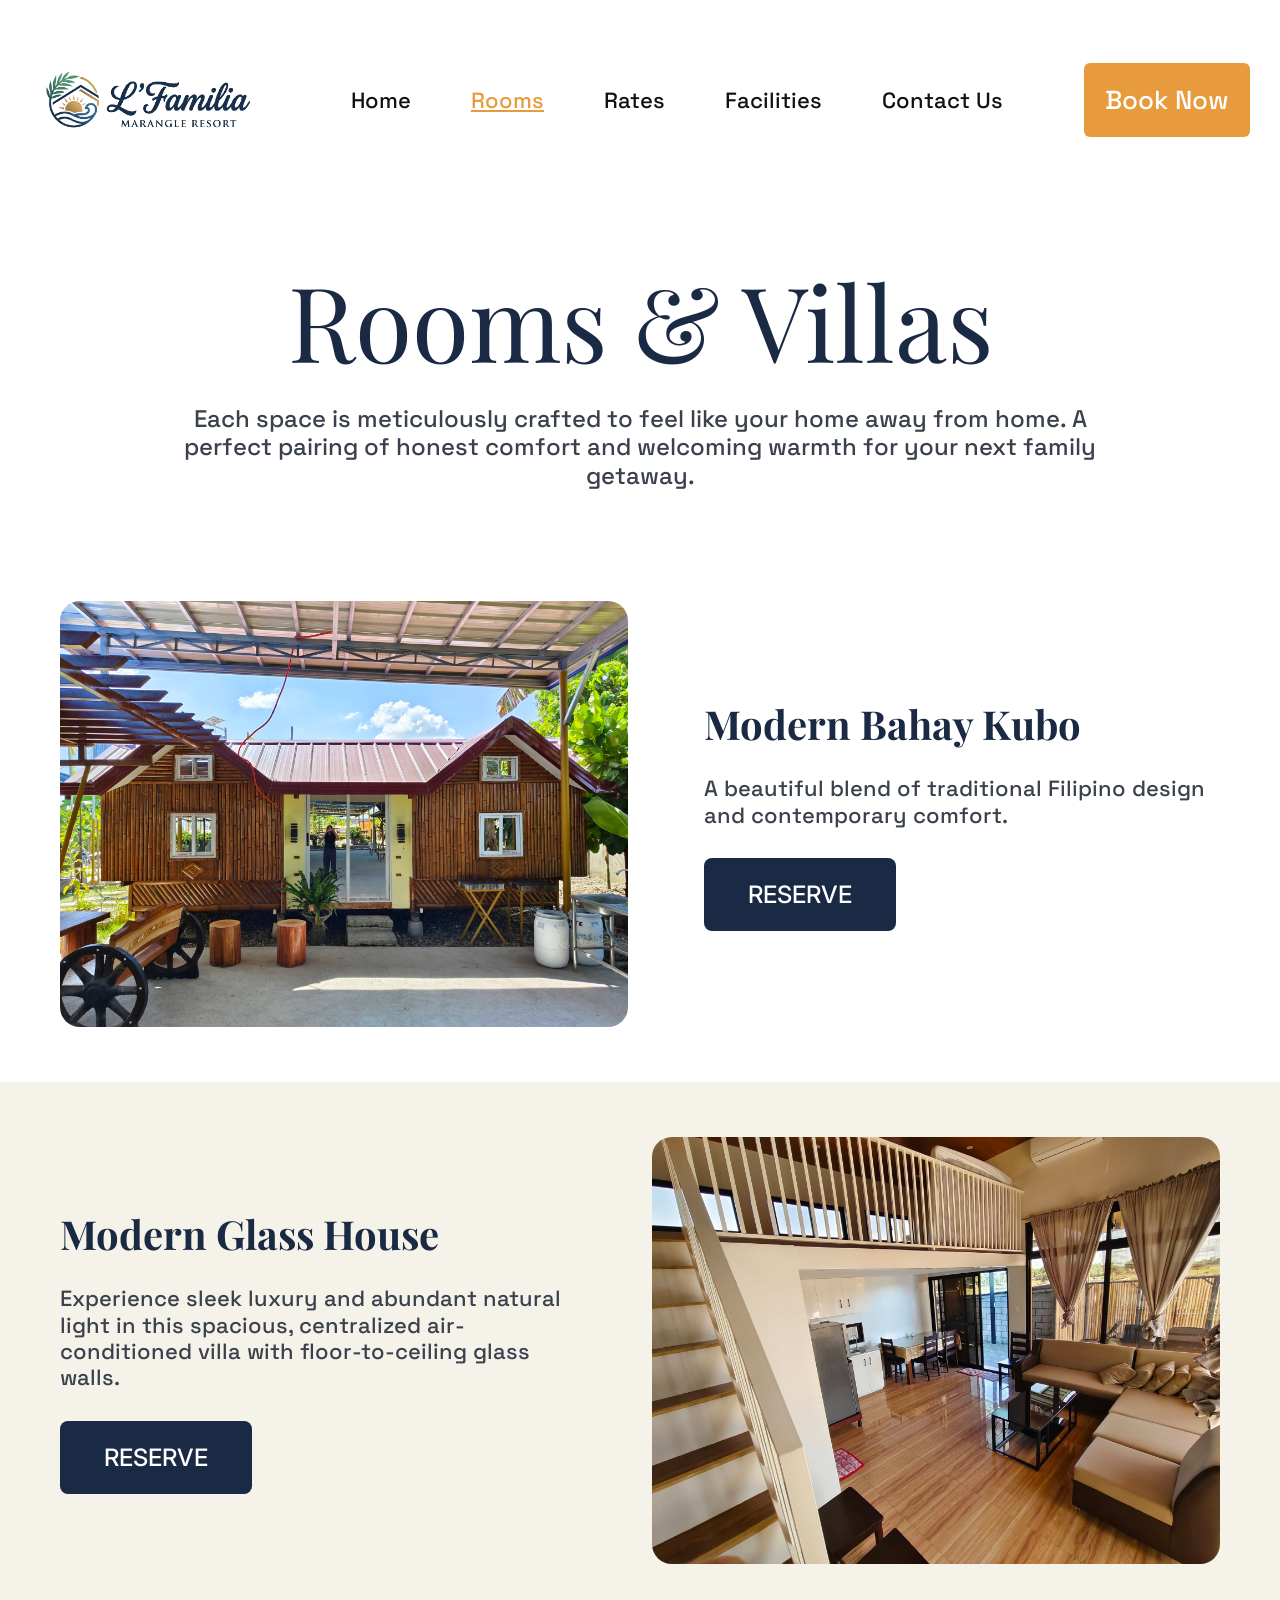
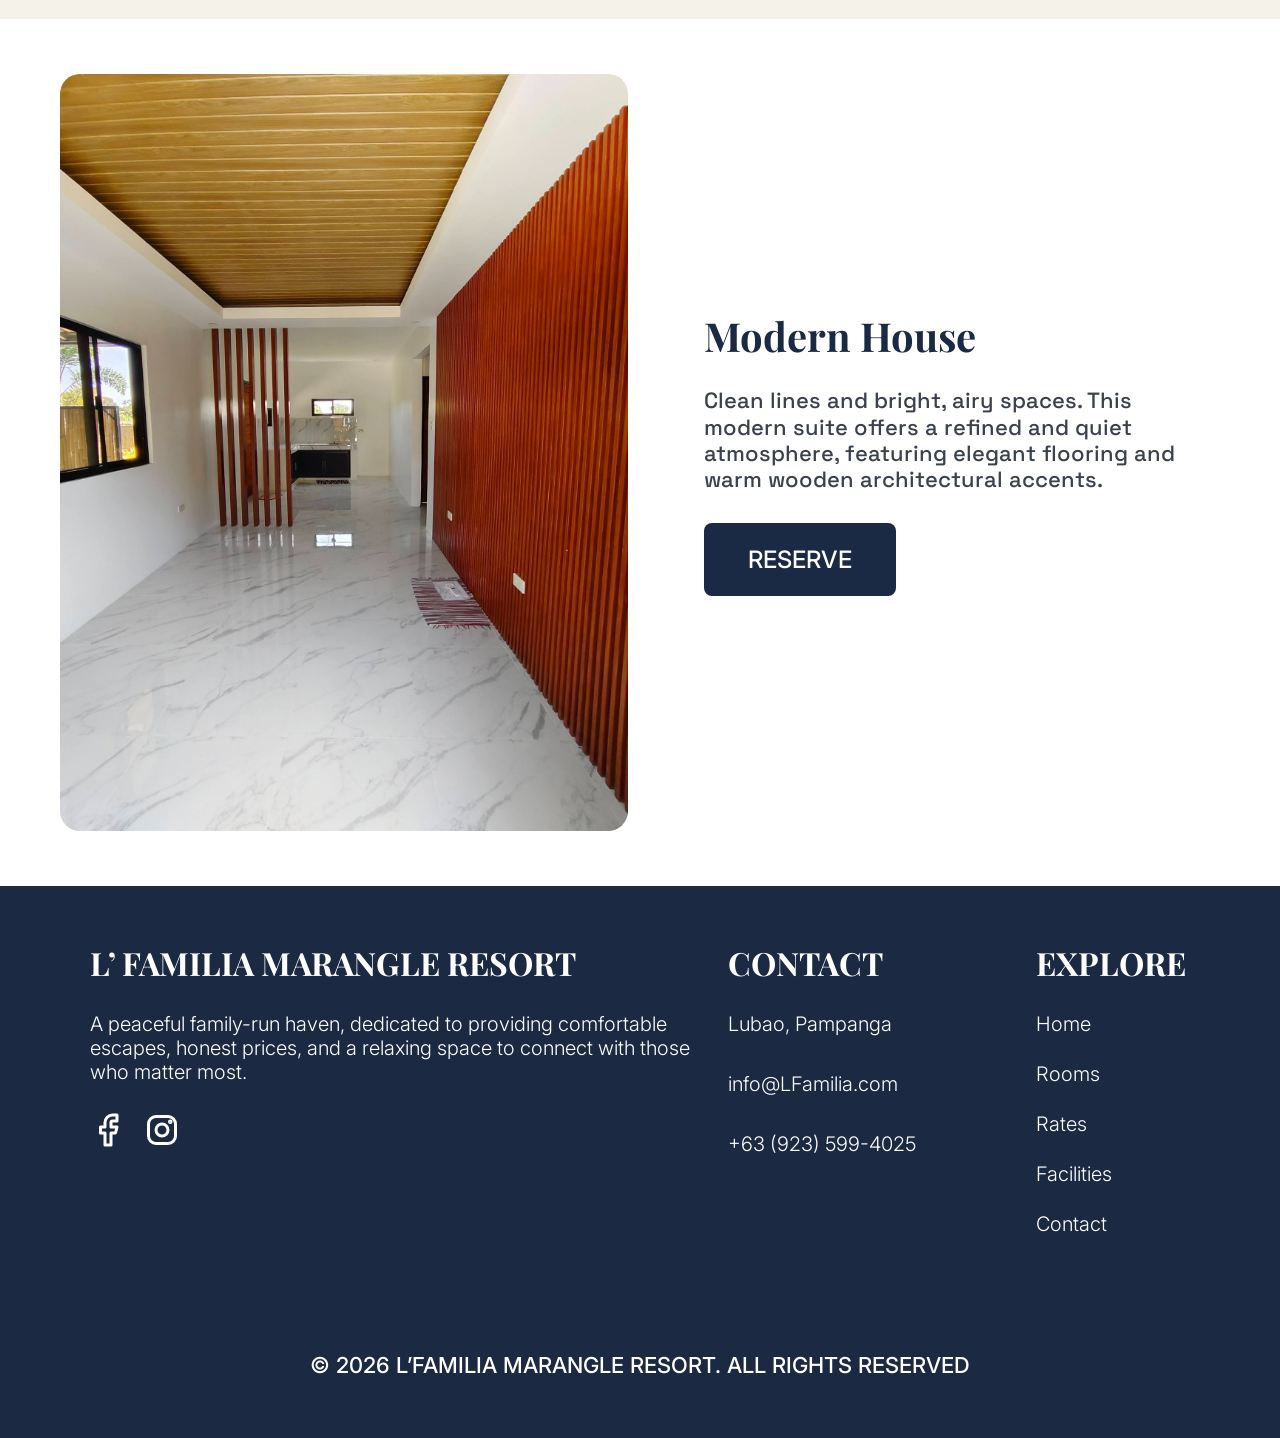
<file: rooms.html>
<!DOCTYPE html>
<html lang="en">
<head>
  <meta charset="UTF-8">
  <meta name="viewport" content="width=device-width, initial-scale=1.0">
  <title>Rooms | L'Familia Marangle Resort</title>
  <link rel="preconnect" href="https://fonts.googleapis.com">
  <link rel="preconnect" href="https://fonts.gstatic.com" crossorigin>
  <link href="https://fonts.googleapis.com/css2?family=Inter:wght@300;400;500&family=Playfair+Display:wght@400;600;700&family=Space+Grotesk:wght@400;500&display=swap" rel="stylesheet">
  <link rel="stylesheet" href="CSS/styles.min.css">
  <link rel="icon" type="image/png" href="img/favicon-96x96.png" sizes="96x96" />
  <link rel="icon" type="image/svg+xml" href="img/favicon.svg" />
  <link rel="shortcut icon" href="img/favicon.ico" />
  <link rel="apple-touch-icon" sizes="180x180" href="img/apple-touch-icon.png" />
</head>
<body>
<input type="checkbox" id="menu-toggle" class="menu-toggle">
<header class="site-header">
  <a class="logo" href="index.html"><img src="img/Logo.png" alt="L'Familia Marangle Resort"></a>
  <nav class="nav">
      <a href="index.html">Home</a>
      <a href="rooms.html" class="active">Rooms</a>
      <a href="rates.html">Rates</a>
      <a href="facilities.html">Facilities</a>
      <a href="contact.html">Contact Us</a>
  </nav>
  <a class="book-btn" href="booking.html">Book Now</a>
  <label for="menu-toggle" class="hamburger" title="Open menu"><span></span><span></span><span></span></label>
</header>
<div class="menu-overlay">
  <label for="menu-toggle" class="menu-close" title="Close menu">&times;</label>
  <h2>MENU</h2>
  <a href="index.html">Home</a>
  <a href="rooms.html">Rooms</a>
  <a href="rates.html">Rates</a>
  <a href="facilities.html">Facilities</a>
  <a href="contact.html">Contact Us</a>
  <a class="menu-book" href="booking.html">Book Now</a>
</div>
<main>
  <section class="page-title">
    <h1>Rooms &amp; Villas</h1>
    <p>Each space is meticulously crafted to feel like your home away from home. A perfect pairing of honest comfort and welcoming warmth for your next family getaway.</p>
  </section>

  <section class="rooms">
  <div class="room">
    <img src="img/bahaykubo1.png" alt="Modern Bahay Kubo">
    <div class="room-text">
      <h2>Modern Bahay Kubo</h2>
      <p>A beautiful blend of traditional Filipino design and contemporary comfort.</p>
      <a class="dark-btn" href="booking.html">RESERVE</a>
    </div>
  </div>
  <div class="room reverse">
    <img src="img/rooms1.png" alt="Modern Glass House living area">
    <div class="room-text">
      <h2>Modern Glass House</h2>
      <p>Experience sleek luxury and abundant natural light in this spacious, centralized air-conditioned villa with floor-to-ceiling glass walls.</p>
      <a class="dark-btn" href="booking.html">RESERVE</a>
    </div>
  </div>
  <div class="room">
    <img src="img/modernhouse.png" alt="Modern House interior">
    <div class="room-text">
      <h2>Modern House</h2>
      <p>Clean lines and bright, airy spaces. This modern suite offers a refined and quiet atmosphere, featuring elegant flooring and warm wooden architectural accents.</p>
      <a class="dark-btn" href="booking.html">RESERVE</a>
    </div>
  </div>
  </section>
</main>
<footer class="footer-full">
  <div class="footer-grid">
    <div class="footer-brand">
      <h3>L’ Familia Marangle Resort</h3>
      <p>A peaceful family-run haven, dedicated to providing comfortable escapes, honest prices, and a relaxing space to connect with those who matter most.</p>
      <div class="footer-social">
        <a href="https://www.facebook.com/profile.php?id=61557435849625" target="_blank" rel="noopener" aria-label="Facebook">
        <svg viewBox="0 0 24 24" fill="none" stroke="currentColor" stroke-width="2" stroke-linecap="round" stroke-linejoin="round"><path d="M18 2h-3a5 5 0 0 0-5 5v3H7v4h3v8h4v-8h3l1-4h-4V7a1 1 0 0 1 1-1h3z"/></svg>
        </a>
        <a href="http://www.instagram.com/christructure" target="_blank" rel="noopener" aria-label="Instagram">
        <svg viewBox="0 0 24 24" fill="none" stroke="currentColor" stroke-width="2" stroke-linecap="round" stroke-linejoin="round"><rect x="3" y="3" width="18" height="18" rx="5"/><circle cx="12" cy="12" r="4"/><circle cx="17.5" cy="6.5" r="0.5" fill="currentColor"/></svg>
        </a>
      </div>
    </div>
    <div class="footer-contact">
      <h3>Contact</h3>
      <p>Lubao, Pampanga</p>
      <p><a href= "mailto:gidacuevas76@gmail.com">info@LFamilia.com</a></p>
      <p><a href="tel:+639235994025">+63 (923) 599-4025</a></p>
    </div>
    <div class="footer-explore">
      <h3>Explore</h3>
      <ul>
        <li><a href="index.html">Home</a></li>
        <li><a href="rooms.html">Rooms</a></li>
        <li><a href="rates.html">Rates</a></li>
        <li><a href="facilities.html">Facilities</a></li>
        <li><a href="contact.html">Contact</a></li>
      </ul>
    </div>
  </div>
  <p class="copyright">© 2026 L’Familia Marangle Resort. All rights reserved</p>
</footer>
<footer class="footer-mini">
  <p>© 2026 L’FAMILIA MARANGLE RESORT. ALL RIGHTS RESERVED</p>
  <p>Lubao, Pampanga, Philippines</p>
  <p>LFamilia.com</p>
  <div class="footer-social">
    <a href="https://www.facebook.com/profile.php?id=61557435849625" target="_blank" rel="noopener" aria-label="Facebook">
    <svg viewBox="0 0 24 24" fill="none" stroke="currentColor" stroke-width="2" stroke-linecap="round" stroke-linejoin="round"><path d="M18 2h-3a5 5 0 0 0-5 5v3H7v4h3v8h4v-8h3l1-4h-4V7a1 1 0 0 1 1-1h3z"/></svg>
    </a>
    <a href="http://www.instagram.com/christructure" target="_blank" rel="noopener" aria-label="Instagram">
    <svg viewBox="0 0 24 24" fill="none" stroke="currentColor" stroke-width="2" stroke-linecap="round" stroke-linejoin="round"><rect x="3" y="3" width="18" height="18" rx="5"/><circle cx="12" cy="12" r="4"/><circle cx="17.5" cy="6.5" r="0.5" fill="currentColor"/></svg>
    </a>
  </div>
</footer>
<script src="JS/script.js"></script>
</body>
</html>
</file>
<file: CSS/styles.min.css>
.dark-btn,body{font-family:Inter,sans-serif}.contact-card,.facility-card,.intro-card,.mini-card,.rate-group{box-shadow:0 4px 6px rgba(0,0,0,.25)}.contact-cta,.enjoy,.facility-card,.hero-box,.locate,.menu-overlay a,.page-title,.resort-rates h2,.stay,.welcome{text-align:center}.contact-form label,.copyright,.footer-grid h3{text-transform:uppercase}*{margin:0;padding:0;box-sizing:border-box}body{color:#1b2a44;background:#fff}img{display:block;max-width:100%}a{color:inherit;text-decoration:none}ul{list-style:none}.contact-cta,.enjoy,.intro,.menu-toggle,.mobile-title,.resort-rates{display:none}.dark-btn{display:inline-block;background:#1b2a44;color:#fff;font-weight:500;font-size:24px;padding:22px 44px;border-radius:8px}.book-btn,.nav a{font-family:'Space Grotesk',sans-serif;font-weight:500}.site-header{display:flex;align-items:center;justify-content:space-between;height:200px;padding:0 30px;background:#fff}.logo img{width:240px}.nav{display:flex;gap:60px}.nav a{font-size:22px;color:#111}.menu-overlay h2,.page-title h1{font-family:'Playfair Display',serif}.nav a.active{color:#e89b3c;text-decoration:underline}.book-btn{font-size:26px;color:#fff;background:#e89b3c;padding:20px 21px;border-radius:6px}.hamburger{display:none;flex-direction:column;justify-content:center;gap:8px;width:30px;height:30px;cursor:pointer}.hamburger span{display:block;height:1px;background:#999}.menu-overlay{display:none;position:fixed;top:0;left:0;width:100%;height:100%;background:#1a1b25;flex-direction:column;align-items:center;padding:40px 0;overflow-y:auto;z-index:100}.contact,.facility-list,.featured,.hero,.hero-box,.mini-row,.rate-row,.room{display:flex}.menu-overlay h2{font-weight:700;font-size:44px;color:#fff;margin-bottom:50px}.menu-close{position:absolute;top:20px;right:30px;font-size:44px;line-height:1;color:#fff;cursor:pointer}.menu-overlay a{display:block;width:90%;max-width:556px;background:#f5f2ea;color:#1b2a44;font-size:36px;padding:12px 0;margin-bottom:30px;border-radius:12px}.menu-overlay a.menu-book{background:#ffbf78;color:#fff;font-size:26px;width:80%;max-width:452px;margin-top:20px;padding:20px 0;border-radius:8px}.page-title{padding:60px 20px 55px}.page-title h1{font-weight:400;font-size:104px;line-height:1.15;color:#1b2a44}.page-title p{max-width:960px;margin:25px auto 0;font-family:'Space Grotesk',sans-serif;font-weight:500;font-size:24px;line-height:1.2;color:#3a404c}.hero-box h1,.hero-box p{font-family:'Playfair Display',serif}.hero{position:relative;align-items:center;justify-content:center;height:630px;overflow:hidden}.hero-photo{position:absolute;top:0;left:0;width:100%;height:100%;object-fit:cover}.hero-box{position:relative;flex-direction:column;align-items:center;justify-content:center;width:70%;height:460px;background:rgba(27,41,66,.6);border-radius:8px;color:#fff}.enjoy,.featured,.intro{background:#f5f2ea}.hero-box h1{font-weight:400;font-size:64px;line-height:1.2}.hero-line{width:560px;max-width:80%;border:0;border-top:4px solid #fff;margin:4px 0 10px}.intro img,.intro-card,.mini-card{border-radius:14px}.hero-box p{font-size:22px}.hero-box .dark-btn{margin-top:50px;padding:22px 62px}.booking-hero{height:730px}.booking-hero .hero-box{width:67%;height:424px;border-radius:0;background:rgba(27,41,66,.5)}.booking-hero h1{font-size:130px;line-height:1}.booking-hero p{margin-top:15px;font-family:'Space Grotesk',sans-serif;font-weight:500;font-size:24px}.welcome{padding:130px 20px 125px}.welcome h2{font-family:'Playfair Display',serif;font-weight:600;font-size:36px;color:#3a404c}.welcome p{max-width:1060px;margin:25px auto 0;font-weight:300;font-size:24px;line-height:1.2;color:#555}.featured-text h2,.featured-text h3{font-weight:400;font-family:'Playfair Display',serif}.featured-text{display:flex;flex-direction:column;justify-content:center;width:58%;padding:40px 100px}.featured-text h3{font-size:32px;color:#111}.featured-text h2{margin:25px 0 30px;font-size:54px;color:#111}.featured-text p{max-width:520px;font-size:22px;line-height:1.2;color:#111}.featured-text a{margin-top:35px;font-family:'Playfair Display',serif;font-size:32px;color:#111;text-decoration:underline}.featured img{width:42%;height:437px;object-fit:cover}.enjoy{padding:55px 20px 45px}.enjoy h2{font-family:'Playfair Display',serif;font-weight:700;font-size:24px;color:#111}.enjoy h1{margin-top:40px;font-family:'Playfair Display',serif;font-weight:400;font-size:72px;line-height:1.1;color:#1a1a1a}.contact-cta a,.contact-cta h2,.intro-card h2,.mini-row h3{font-weight:700;font-family:'Playfair Display',serif}.intro{align-items:center;justify-content:space-between;padding:0 6% 50px}.intro-card{width:45%;background:#fff;padding:25px 28px}.intro-card h3{font-size:17px;line-height:1.3;margin-bottom:25px}.intro-card p{font-size:11px;line-height:1.3;margin-bottom:20px}.intro img{width:43%;height:392px;object-fit:cover}.contact-cta{background:#f5f2ea;padding:20px 0 30px}.contact-cta h2,.mini-row h3{font-size:28px}.contact-cta a{display:block;width:368px;margin:22px auto 30px;padding:28px 0;background:#1b2a44;color:#fff;font-size:32px;border-radius:22px}.resort-rates{background:#f5f2ea;padding:20px 40px 45px}.resort-rates h2{font-family:'Playfair Display',serif;font-weight:400;font-size:40px;margin-bottom:15px}.mini-card{background:#fff;padding:5px 15px}.facility-card,.rate-group,.room img{border-radius:20px}.mini-row{justify-content:space-between;align-items:center;padding:18px 0;color:#3a404c}.mini-row p{font-size:17px}.room{align-items:center;gap:76px;padding:55px 60px;background:#fff}.room.reverse{flex-direction:row-reverse;background:#f5f2ea}.room img{width:49%}.room-text{flex:1}.room-text h2{font-family:'Playfair Display',serif;font-weight:700;font-size:40px;color:#1b2a44;margin-bottom:25px}.room-text p{font-family:'Space Grotesk',sans-serif;font-weight:500;font-size:22px;line-height:1.2;color:#3a404c;margin-bottom:30px}.facility-card h2,.rate-group h2{font-family:'Playfair Display',serif;line-height:1.2}.rates{background:#f5f2ea;padding:95px 6% 45px}.rate-group{background:#fff;padding:35px 40px 40px;margin-bottom:125px}.rate-group:last-child{margin-bottom:0}.rate-group h2{font-weight:700;font-size:56px;color:#1b2a44;border-bottom:1px solid #777;padding-bottom:10px;margin-bottom:15px}.rate-row{justify-content:space-between;align-items:center;padding:20px 0;font-size:32px;color:#3a404c}.check-btn,.send-btn{color:#fff;cursor:pointer}.facilities{background:#f5f2ea;padding:100px 105px 110px}.facility-list{justify-content:center;align-items:flex-start;gap:66px}.facility-card{width:25%;background:#fff;padding-bottom:25px}.facility-card img{width:100%;height:470px;object-fit:cover;border-radius:20px 20px 0 0}.facility-card h2{padding:15px 15px 10px;font-weight:700;font-size:40px;color:#3a404c}.facility-card p{padding:0 25px;font-size:20px;line-height:1.2;color:#3a404c}.contact{justify-content:space-between;align-items:flex-start;background:#f5f2ea;padding:95px 6% 95px 8%}.contact-form{width:38%}.contact-form label{display:block;font-size:22px;color:#111}.contact-form input,.contact-form textarea{display:block;width:100%;padding:12px 0;margin-bottom:35px;border:0;border-bottom:1px solid #444;background:0 0;font-family:Inter,sans-serif;font-size:22px;color:#111;outline:0}.contact-form textarea{height:90px;resize:none}.contact-form ::placeholder{color:#111;opacity:1}.send-btn{width:240px;height:54px;margin-top:20px;border:0;border-radius:4px;background:#1b2a44;font-family:Inter,sans-serif;font-weight:500;font-size:18px}.contact-card h2,.contact-card h3,.locate h2,.stay-heading{font-family:'Playfair Display',serif}.contact-card{width:45%;background:#fff;border-radius:14px;padding:25px 38px 40px}.check-btn,.stay-heading{width:620px;max-width:90%}.contact-card h2{font-weight:700;font-size:34px}.contact-card h3{margin-top:28px;font-weight:700;font-size:26px}.contact-card p{margin-top:20px;font-size:22px;line-height:1.2}.locate .map,.locate img{width:71%;margin:10px auto 0}.locate{padding:0 0 70px}.locate h2{padding-top:15px;font-weight:400;font-size:80px;line-height:1.2;color:#1b2a44}.locate img{border-radius:22px}.locate .map{display:block;height:auto;aspect-ratio:10/7;border:0;border-radius:22px;box-shadow:0 6px 16px rgba(0,0,0,.25)}.stay{padding:50px 0}.stay-heading{display:block;margin:0 auto 20px;padding:15px 0;background:#f5f2ea;border-radius:20px;font-weight:400;font-size:52px;line-height:1.2}.stay-panel{margin:0 50px;padding:25px 0 100px;background:#f5f2ea;border-radius:25px;text-align:left}.stay-row{display:grid;grid-template-columns:1fr 1fr;align-items:end;margin-left:75px;padding:0 0 30px 78px;border-bottom:1px solid #777}.stay-row+.stay-row{padding-top:25px}.field label,.field-title{display:block;font-family:'Space Grotesk',sans-serif;font-weight:500;font-size:24px;margin-bottom:8px}.field small{display:block;font-size:16px;margin:-4px 0 14px}.field input,.field select,.multi-select summary{height:48px;padding:0 20px;font-size:24px;font-family:'Space Grotesk',sans-serif;color:#1b2a44}.field input,.field select{width:68%;border:1px solid #ddd;background:#fff}.check-btn{display:block;height:86px;margin:117px auto 0;border:0;border-radius:43px;background:#e89b3c;font-family:'Space Grotesk',sans-serif;font-weight:500;font-size:30px}.multi-select{position:relative;width:68%}.multi-select summary{display:flex;align-items:center;justify-content:space-between;border:1px solid #e89b3c;background:#f5f2ea;list-style:none;cursor:pointer}.multi-select summary::-webkit-details-marker{display:none}.multi-select summary::after{content:'';width:10px;height:10px;margin-top:-6px;border-right:2px solid #1b2a44;border-bottom:2px solid #1b2a44;transform:rotate(45deg)}.multi-select[open] summary::after{margin-top:6px;transform:rotate(-135deg)}.multi-list{position:absolute;top:100%;left:0;width:100%;padding:10px 20px;background:#fff;box-shadow:0 4px 10px rgba(0,0,0,.25);z-index:10}.footer-full,.footer-mini{background:#1b2942;color:#fff}.field .multi-list label{display:flex;align-items:center;gap:14px;margin:0;padding:10px 0;font-family:'Space Grotesk',sans-serif;font-weight:400;font-size:20px;color:#1b2a44;cursor:pointer}.field .multi-list input{-webkit-appearance:none;appearance:none;flex-shrink:0;position:relative;width:20px;height:20px;padding:0;border:2px solid #444;background:#fff;cursor:pointer}.field .multi-list input:checked{background:#e89b3c;border-color:#e89b3c}.field .multi-list input:checked::after{content:'';position:absolute;top:1px;left:5px;width:4px;height:9px;border-right:2px solid #fff;border-bottom:2px solid #fff;transform:rotate(45deg)}.footer-full{padding:55px 7% 60px}.footer-grid{display:grid;grid-template-columns:58% 28% 14%}.footer-grid h3{margin-bottom:28px;font-family:'Playfair Display',serif;font-weight:700;font-size:32px}.footer-grid a,.footer-grid p{font-weight:300;font-size:20px;line-height:1.2}.footer-brand p{max-width:600px}.footer-contact p{margin-bottom:36px}.footer-explore li{margin-bottom:26px}.footer-social{display:flex;gap:18px;margin-top:28px}.footer-social a{display:block;width:36px;height:36px;color:#fff}.footer-social a:hover{color:#e89b3c}.footer-social svg{display:block;width:100%;height:100%}.footer-mini .footer-social{justify-content:center;margin-top:12px}.copyright{margin-top:90px;text-align:center;font-weight:500;font-size:22px}.footer-mini{display:none;text-align:center;padding:20px 10px;font-size:11px;line-height:1.4}@keyframes fade-in{from{opacity:0;transform:translateY(10px)}to{opacity:1;transform:translateY(0)}}.hero-box,.page-title{animation:.8s ease-out fade-in}@media (prefers-reduced-motion:reduce){.hero-box,.page-title{animation:none}}@media (max-width:1024px){.site-header{height:160px;padding:0 60px}.logo img{width:175px}.featured,.locate,.nav,.welcome{display:none}.book-btn{margin-left:auto;background:0 0;color:#111;border:1px solid #111;font-size:20px;padding:10px 14px}.hamburger{display:flex;margin-left:30px}.menu-overlay{display:flex;transform:translateX(100%);visibility:hidden;transition:transform .35s,visibility 0s linear .35s}.menu-toggle:checked~.menu-overlay{transform:translateX(0);visibility:visible;transition:transform .35s}.page-title{padding:40px 20px 30px}.page-title h1{font-size:80px}.page-title p{max-width:700px;margin-top:15px;font-size:15px}.hero{height:392px}.hero-box{height:240px}.hero-box h1{font-size:34px}.hero-line{width:300px;border-top-width:3px;margin:2px 0 6px}.footer-grid a,.footer-grid p,.hero-box p{font-size:12px}.hero-box .dark-btn{margin-top:20px;padding:10px 28px;font-size:14px}.booking-hero{height:402px}.booking-hero .hero-box{height:233px;background:rgba(255,255,255,.35)}.booking-hero h1{font-size:80px;color:#fff;text-shadow:0 0 4px #1b2a44}.booking-hero p{margin-top:5px;font-size:12px;text-shadow:0 0 3px #1b2a44}.contact-cta,.enjoy,.resort-rates{display:block}.intro{display:flex}.enjoy{padding:40px 20px 35px}.enjoy h1{margin-top:30px}.room,.room.reverse{flex-direction:row;gap:40px;padding:28px 33px}.room:nth-child(odd){background:#f5f2ea}.room:nth-child(2n){background:#fff}.room img{width:45%;border-radius:0}.room-text h2{font-size:24px;margin-bottom:15px}.room-text p{font-size:14px;margin-bottom:20px}.room-text .dark-btn{font-size:15px;padding:12px 24px;border-radius:6px}.rates{padding:60px 7% 40px}.rate-group{padding:25px 30px 30px;margin-bottom:75px}.rate-group h2{font-size:36px}.rate-row{font-size:20px;padding:14px 0}.facilities{padding:40px 7% 55px}.facility-list{gap:36px}.facility-card{padding-bottom:20px}.facility-card img{height:258px}.facility-card h2{font-size:24px}.facility-card p{padding:0 15px;font-size:13px}.contact{padding:55px 6% 55px 8%}.contact-form label{font-size:14px}.contact-form input,.contact-form textarea{font-size:14px;margin-bottom:25px}.contact-form textarea{height:60px}.send-btn{width:136px;height:30px;font-size:11px;margin-top:15px}.contact-card{padding:15px 22px 25px}.contact-card h2{font-size:20px}.contact-card h3{font-size:15px;margin-top:18px}.contact-card p{font-size:13px;margin-top:12px}.stay{padding:30px 0}.stay-heading{width:340px;font-size:28px;padding:10px 0}.stay-panel{margin:0 27px;padding:20px 0 50px}.stay-row{margin-left:40px;padding:0 0 20px 40px}.stay-row+.stay-row{padding-top:15px}.field label,.field-title{font-size:15px}.field small{font-size:9px;margin-bottom:10px}.field input,.field select,.multi-select summary{padding:0 12px;font-size:14px;height:28px}.check-btn{width:340px;height:46px;margin-top:60px;border-radius:23px;font-size:18px}.multi-select summary::after{width:7px;height:7px;margin-top:-4px}.multi-select[open] summary::after{margin-top:4px}.multi-list{padding:6px 12px}.field .multi-list label{gap:10px;padding:6px 0;font-size:13px}.field .multi-list input{width:14px;height:14px}.field .multi-list input:checked::after{top:0;left:3px;width:3px;height:7px}.footer-full{padding:40px 7% 45px}.footer-grid h3{font-size:20px;margin-bottom:18px}.footer-contact p{margin-bottom:22px}.footer-explore li{margin-bottom:14px}.footer-social{margin-top:20px}.footer-social a{width:28px;height:28px}.copyright{margin-top:55px;font-size:12px}}@media (max-width:600px){.contact-card,.mini-row,.rate-group h2,.rate-row{text-align:center}.site-header{height:72px;padding:0 30px}.logo img{width:95px}.bang,.book-btn,.footer-full,.hero,.intro{display:none}.footer-mini,.mobile-title,.stay-row{display:block}.hamburger{margin-left:0;width:26px}.menu-overlay h2{font-size:36px;margin-bottom:40px}.menu-overlay a{font-size:26px;margin-bottom:22px}.contact-card h2,.menu-overlay a.menu-book{font-size:20px}.page-title{padding:25px 15px 20px}.page-title h1{font-size:42px}.page-title p{font-size:11px;margin-top:8px}.enjoy{padding:30px 15px}.enjoy h2,.mini-row h3{font-size:17px}.enjoy h1{font-size:46px;margin-top:10px}.contact-cta{background:#fff;padding:20px 0 30px}.contact-cta h2{font-size:18px}.contact-cta a{width:208px;margin:15px auto 25px;padding:15px 0;font-size:20px;border-radius:14px}.resort-rates{padding:15px 0 30px}.resort-rates h2{font-size:28px;margin-bottom:8px}.mini-card{width:215px;margin:0 auto;padding:12px 10px;border-radius:20px}.mini-row{flex-direction:column;padding:8px 0}.mini-row p{font-size:11px}.room,.room.reverse{gap:22px;padding:20px}.room-text h2{font-size:18px;margin-bottom:8px}.room-text p{font-size:12px;margin-bottom:12px}.room-text .dark-btn{font-size:12px;padding:8px 18px}.rates{padding:10px 0 30px}.rate-group{background:0 0;box-shadow:none;border-radius:0;padding:0;margin-bottom:40px}.rate-group h2{margin:0 18px 18px;font-size:26px;padding-bottom:8px}.rate-list{width:215px;margin:0 auto;padding:20px 10px;background:#fff;border-radius:24px;box-shadow:0 4px 6px rgba(0,0,0,.25)}.rate-row{flex-direction:column;padding:8px 0;font-size:16px}.facilities{padding:25px 20px 40px}.facility-list{flex-direction:column;align-items:center;gap:35px}.facility-card{width:100%;background:0 0;box-shadow:none;border-radius:0;padding-bottom:0}.facility-card img{width:187px;height:250px;margin:0 auto;border-radius:28px}.field input,.field select,.multi-select summary{height:30px;font-size:13px}.facility-card h2{font-size:18px;color:#1b2a44;padding:15px 0 8px}.facility-card p{padding:0;font-size:12px;color:#111}.contact{flex-direction:column;align-items:center;padding:30px 0 40px}.contact-form{width:270px}.contact-form label,.field label,.field-title{font-size:13px}.contact-form input,.contact-form textarea{font-size:13px;margin-bottom:18px}.send-btn{width:100%;height:28px;font-size:11px}.contact-card{width:89%;margin-top:35px;padding:25px 20px 30px;border-radius:50px}.contact-card h3{font-size:15px}.contact-card p{font-size:13px;color:#555}.stay{padding:20px 0 40px;background:#f5f2ea}.stay-heading{width:auto;max-width:none;margin-bottom:15px;padding:0;background:0 0;font-size:22px}.stay-panel{margin:0 25px;padding:15px 0 30px;background:#fff;border-radius:40px;box-shadow:0 4px 6px rgba(0,0,0,.25)}.stay-row{margin:0 30px;padding:15px 0 10px 40px}.stay-row+.stay-row{padding-top:15px}.field{margin-bottom:15px}.field input,.field select{width:172px}.check-btn{width:195px;height:38px;margin-top:30px;border-radius:19px;font-size:15px}.multi-select{width:172px}.field .multi-list label{font-size:12px}.footer-social a{width:24px;height:24px}}
</file>
